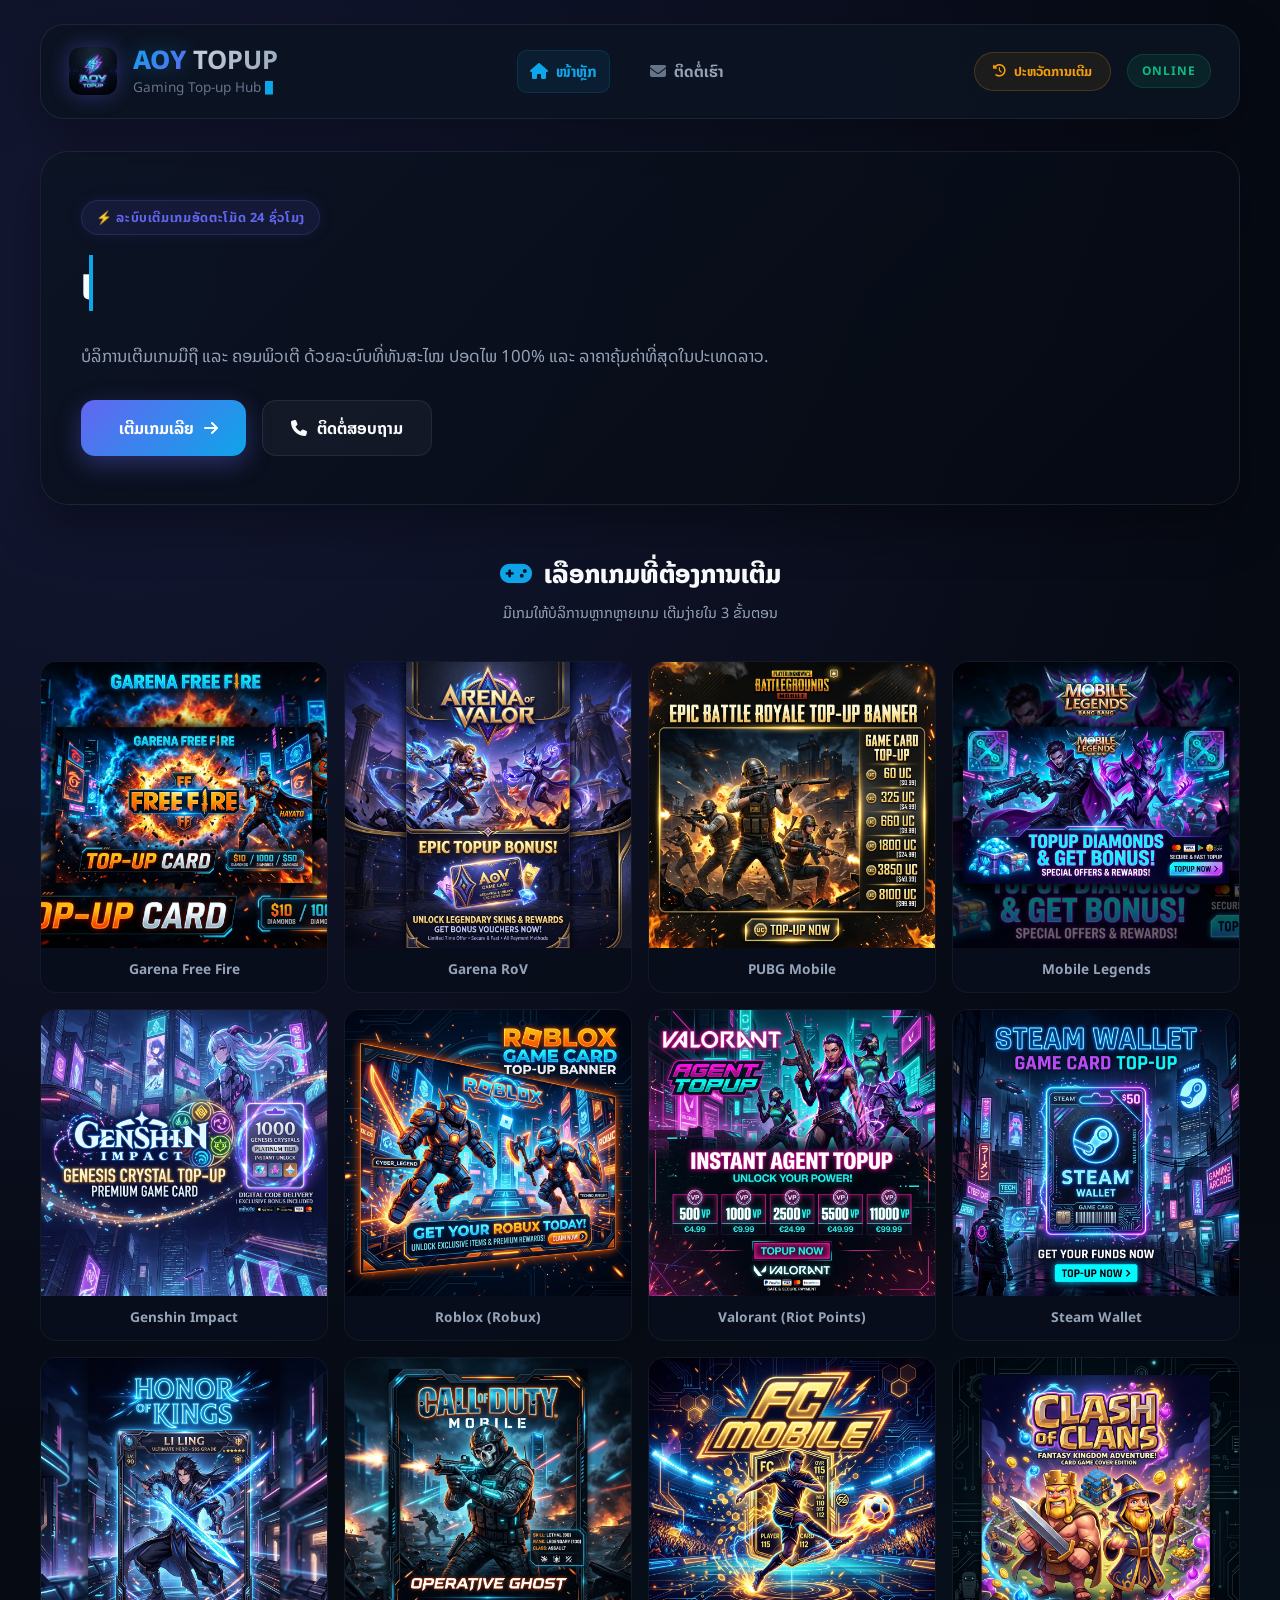
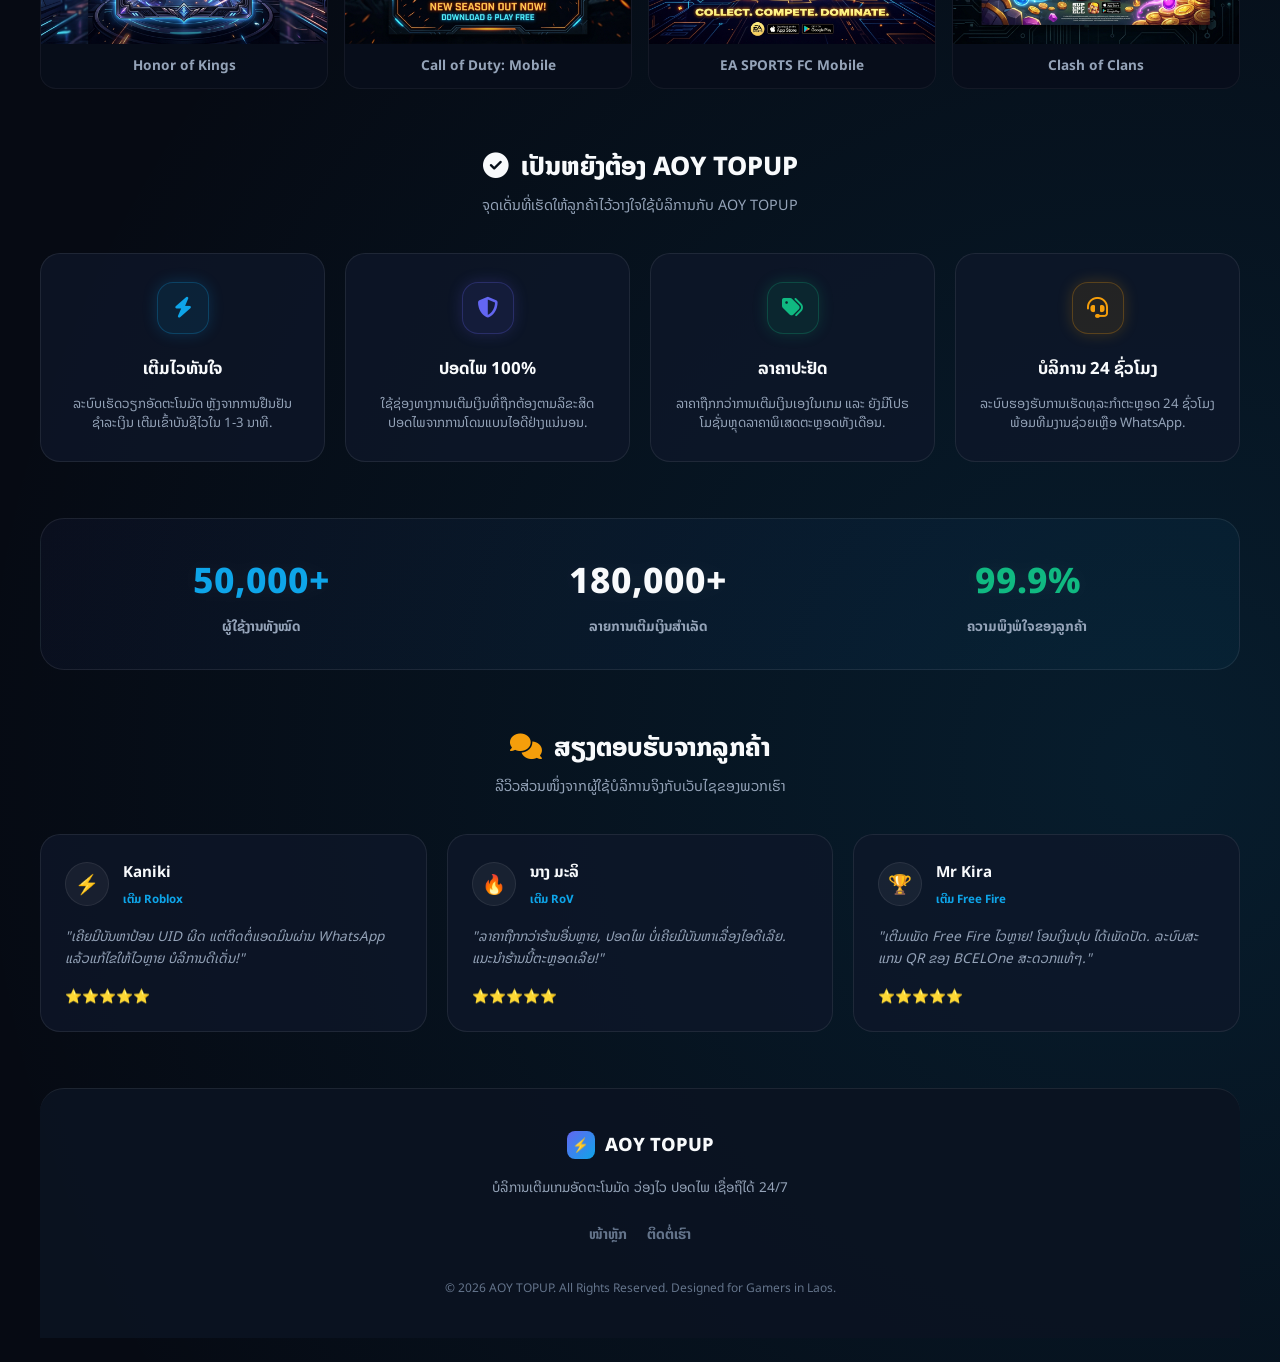
<file: index.html>
<!DOCTYPE html>
<html lang="lo">

<head>
  <meta charset="UTF-8">
  <meta name="viewport" content="width=device-width, initial-scale=1.0">
  <title>AOY TOPUP - ບໍລິການເຕີມເກມ 24 ຊົ່ວໂມງ | ໜ້າຫຼັກ</title>
  <link href="https://fonts.googleapis.com/css2?family=Noto+Sans+Lao:wght@400;700&display=swap" rel="stylesheet">
  <link rel="stylesheet" href="https://cdnjs.cloudflare.com/ajax/libs/font-awesome/6.4.0/css/all.min.css">
  <link rel="stylesheet" href="style.css">
</head>

<body class="home-page">
  <div class="app-shell">
    <header>
      <div class="brand" onclick="location.href='index.html'">
        <div class="brand-mark">
          <img src="images/aoy_topup_logo.png" alt="Aoy Topup Logo" style="width: 100%; height: 100%; object-fit: cover; border-radius: 12px;">
        </div>
        <div>
          <h1><span class="brand-glow-accent">AOY</span> <span class="brand-glow">TOPUP</span></h1>
          <p>Gaming Top-up Hub</p>
        </div>
      </div>

      <nav class="nav-links">
        <a href="index.html" class="nav-link active"><i class="fa-solid fa-house"></i> ໜ້າຫຼັກ</a>
        <a href="contact.html" class="nav-link"><i class="fa-solid fa-envelope"></i> ຕິດຕໍ່ເຮົາ</a>
      </nav>

      <div class="status-panel">
        <button class="key-history-btn" id="key-history-btn" onclick="location.href='topup.html?openHistory=true'">
          <i class="fa-solid fa-clock-rotate-left"></i>
          <span>ປະຫວັດການເຕີມ</span>
        </button>
        <div class="status-chip">
          <span>ONLINE</span>
        </div>
      </div>
    </header>

    <!-- Hero Section -->
    <section class="hero-section">
      <div class="hero-content">
        <div class="hero-badge">⚡ ລະບົບເຕີມເກມອັດຕະໂມັດ 24 ຊົ່ວໂມງ</div>
        <h1 class="hero-title typewriter-container">
          <span class="typewriter-text">ເຕີມເກມສະດວກ <span class="gradient-text">ວ່ອງໄວ ທັນໃຈ</span></span>
        </h1>
        <p class="hero-subtitle">
          ບໍລິການເຕີມເກມມືຖື ແລະ ຄອມພິວເຕີ ດ້ວຍລະບົບທີ່ທັນສະໄໝ ປອດໄພ 100% ແລະ ລາຄາຄຸ້ມຄ່າທີ່ສຸດໃນປະເທດລາວ.
        </p>
        <div class="hero-actions">
          <a href="topup.html" class="btn-primary-hero"><i class="fa-solid fa-play-solid"></i> ເຕີມເກມເລີຍ <i
              class="fa-solid fa-arrow-right"></i></a>
          <a href="contact.html" class="btn-secondary-hero"><i class="fa-solid fa-phone"></i> ຕິດຕໍ່ສອບຖາມ</a>
        </div>
      </div>

    </section>

    <!-- Games Grid Heading -->
    <section class="section-container">
      <div class="section-header">
        <h2 class="section-title"><i class="fa-solid fa-gamepad text-cyan"></i> ເລືອກເກມທີ່ຕ້ອງການເຕີມ</h2>
        <p class="section-subtitle">ມີເກມໃຫ້ບໍລິການຫຼາກຫຼາຍເກມ ເຕີມງ່າຍໃນ 3 ຂັ້ນຕອນ</p>
      </div>

      <!-- Games list container dynamically loaded -->
      <div class="game-grid" id="homepage-game-list">
        <!-- Rendered dynamically from script.js -->
      </div>
    </section>

    <!-- Why Choose Us -->
    <section class="section-container">
      <div class="section-header">
        <h2 class="section-title"><i class="fa-solid fa-circle-check text-indigo"></i> ເປັນຫຍັງຕ້ອງ AOY TOPUP</h2>
        <p class="section-subtitle">ຈຸດເດັ່ນທີ່ເຮັດໃຫ້ລູກຄ້າໄວ້ວາງໃຈໃຊ້ບໍລິການກັບ AOY TOPUP</p>
      </div>

      <div class="features-grid">
        <div class="feature-card">
          <div class="feature-icon cyan-glow"><i class="fa-solid fa-bolt"></i></div>
          <h3>ເຕີມໄວທັນໃຈ</h3>
          <p>ລະບົບເຮັດວຽກອັດຕະໂນມັດ ຫຼັງຈາກການຢືນຢັນຊຳລະເງິນ ເຕີມເຂົ້າບັນຊີໄວໃນ 1-3 ນາທີ.</p>
        </div>
        <div class="feature-card">
          <div class="feature-icon indigo-glow"><i class="fa-solid fa-shield-halved"></i></div>
          <h3>ປອດໄພ 100%</h3>
          <p>ໃຊ້ຊ່ອງທາງການເຕີມເງິນທີ່ຖືກຕ້ອງຕາມລິຂະສິດ ປອດໄພຈາກການໂດນແບນໄອດີຢ່າງແນ່ນອນ.</p>
        </div>
        <div class="feature-card">
          <div class="feature-icon green-glow"><i class="fa-solid fa-tags"></i></div>
          <h3>ລາຄາປະຢັດ</h3>
          <p>ລາຄາຖືກກວ່າການເຕີມເງິນເອງໃນເກມ ແລະ ຍັງມີໂປຣໂມຊັ່ນຫຼຸດລາຄາພິເສດຕະຫຼອດທັງເດືອນ.</p>
        </div>
        <div class="feature-card">
          <div class="feature-icon amber-glow"><i class="fa-solid fa-headset"></i></div>
          <h3>ບໍລິການ 24 ຊົ່ວໂມງ</h3>
          <p>ລະບົບຮອງຮັບການເຮັດທຸລະກຳຕະຫຼອດ 24 ຊົ່ວໂມງ ພ້ອມທີມງານຊ່ວຍເຫຼືອ WhatsApp.</p>
        </div>
      </div>
    </section>

    <!-- Stats Section -->
    <section class="stats-section">
      <div class="stat-item">
        <div class="stat-value text-cyan">50,000+</div>
        <div class="stat-label">ຜູ້ໃຊ້ງານທັງໝົດ</div>
      </div>
      <div class="stat-item">
        <div class="stat-value text-indigo">180,000+</div>
        <div class="stat-label">ລາຍການເຕີມເງິນສຳເລັດ</div>
      </div>
      <div class="stat-item">
        <div class="stat-value text-green">99.9%</div>
        <div class="stat-label">ຄວາມພຶງພໍໃຈຂອງລູກຄ້າ</div>
      </div>
    </section>

    <!-- Testimonials -->
    <section class="section-container">
      <div class="section-header">
        <h2 class="section-title"><i class="fa-solid fa-comments text-amber"></i> ສຽງຕອບຮັບຈາກລູກຄ້າ</h2>
        <p class="section-subtitle">ລີວິວສ່ວນໜຶ່ງຈາກຜູ້ໃຊ້ບໍລິການຈິງກັບເວັບໄຊຂອງພວກເຮົາ</p>
      </div>

      <div class="reviews-grid">
        <div class="review-card">
          <div class="review-user">
            <div class="user-avatar">🏆</div>
            <div>
              <h4>Mr Kira</h4>
              <span class="review-date">ເຕີມ Free Fire</span>
            </div>
          </div>
          <p class="review-text">
            "ເຕີມເພັດ Free Fire ໄວຫຼາຍ! ໂອນເງິນປຸບ ໄດ້ເພັດປັດ. ລະບົບສະແກນ QR ຂອງ BCELOne ສະດວກແທ້ໆ."
          </p>
          <div class="stars">⭐⭐⭐⭐⭐</div>
        </div>

        <div class="review-card">
          <div class="review-user">
            <div class="user-avatar">🔥</div>
            <div>
              <h4>ນາງ ມະລິ</h4>
              <span class="review-date">ເຕີມ RoV</span>
            </div>
          </div>
          <p class="review-text">
            "ລາຄາຖືກກວ່າຮ້ານອື່ນຫຼາຍ, ປອດໄພ ບໍ່ເຄີຍມີບັນຫາເລື່ອງໄອດີເລີຍ. ແນະນຳຮ້ານນີ້ຕະຫຼອດເລີຍ!"
          </p>
          <div class="stars">⭐⭐⭐⭐⭐</div>
        </div>

        <div class="review-card">
          <div class="review-user">
            <div class="user-avatar">⚡</div>
            <div>
              <h4>Kaniki</h4>
              <span class="review-date">ເຕີມ Roblox</span>
            </div>
          </div>
          <p class="review-text">
            "ເຄີຍມີບັນຫາປ້ອນ UID ຜິດ ແຕ່ຕິດຕໍ່ແອດມິນຜ່ານ WhatsApp ແລ້ວແກ້ໄຂໃຫ້ໄວຫຼາຍ ບໍລິການດີເດັ່ນ!"
          </p>
          <div class="stars">⭐⭐⭐⭐⭐</div>
        </div>
      </div>
    </section>

    <!-- Footer -->
    <footer>
      <div class="footer-content">
        <div class="footer-brand">
          <div class="brand-mark-small">⚡</div>
          <h3>AOY TOPUP</h3>
        </div>
        <p>ບໍລິການເຕີມເກມອັດຕະໂນມັດ ວ່ອງໄວ ປອດໄພ ເຊື່ອຖືໄດ້ 24/7</p>
        <div class="footer-links">
          <a href="index.html">ໜ້າຫຼັກ</a>
          <a href="contact.html">ຕິດຕໍ່ເຮົາ</a>
        </div>
        <p class="copyright">© 2026 AOY TOPUP. All Rights Reserved. Designed for Gamers in Laos.</p>
      </div>
    </footer>
  </div>

  <script src="script.js"></script>
</body>

</html>
</file>
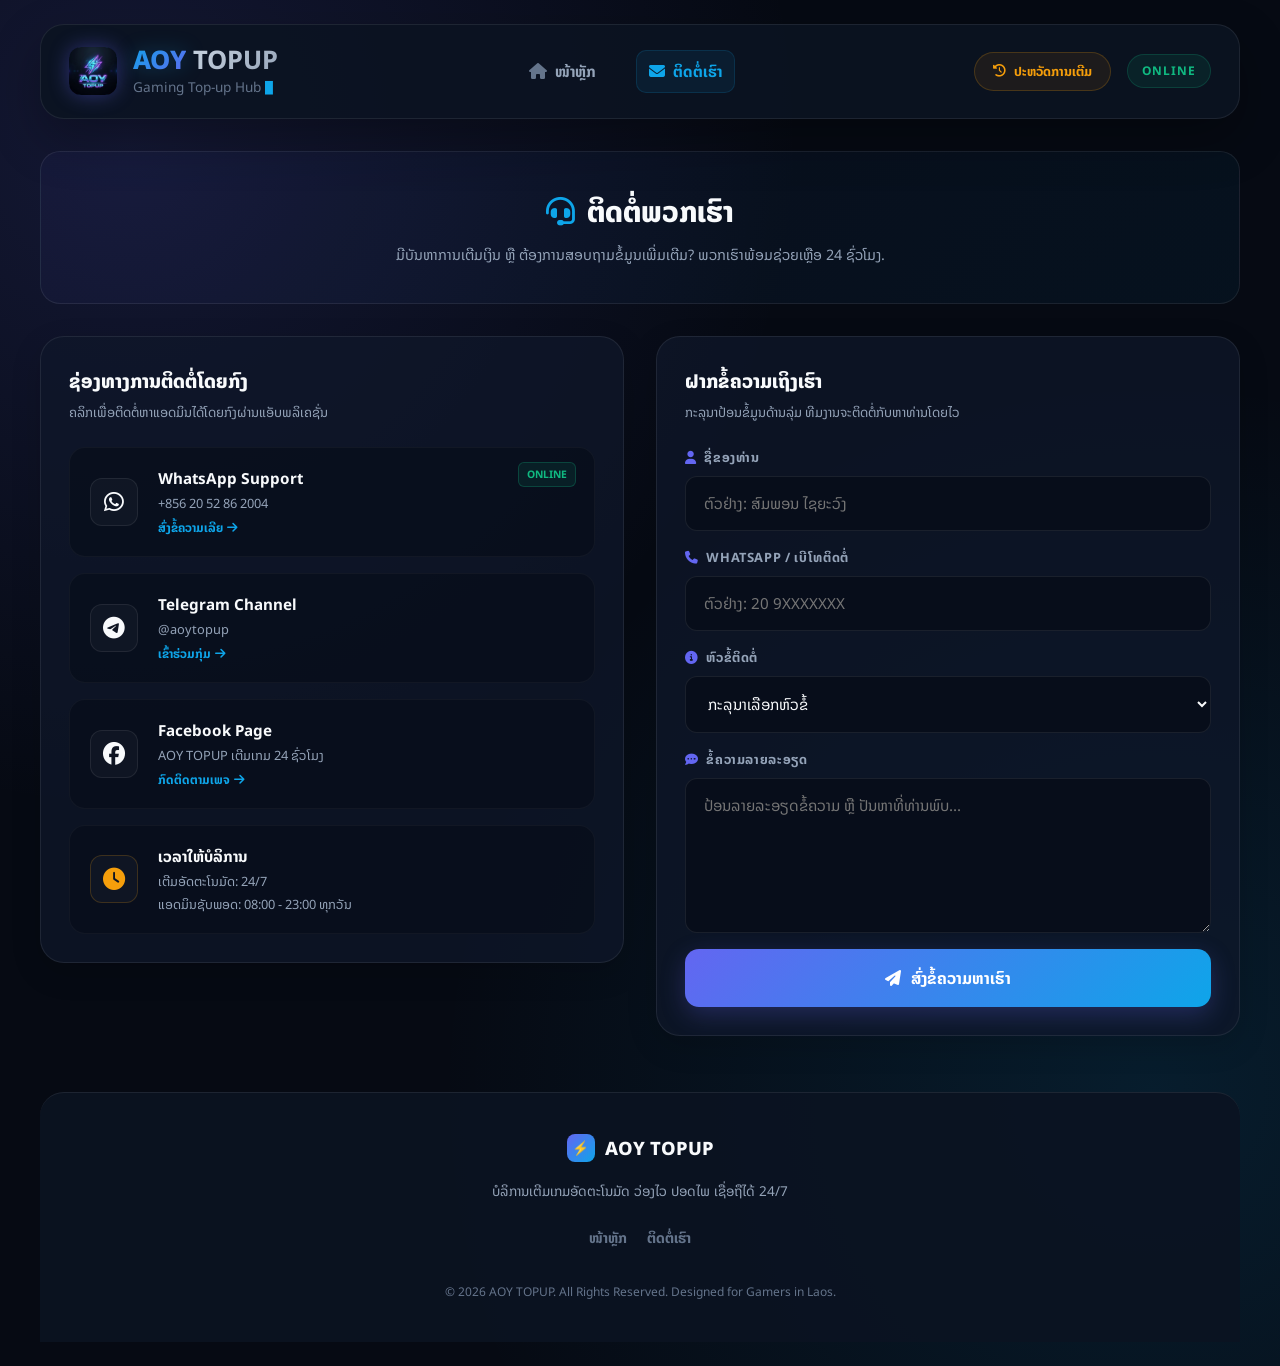
<file: contact.html>
<!DOCTYPE html>
<html lang="lo">
<head>
  <meta charset="UTF-8">
  <meta name="viewport" content="width=device-width, initial-scale=1.0">
  <title>AOY TOPUP - ຕິດຕໍ່ພວກເຮົາ | Contact Us</title>
  <link href="https://fonts.googleapis.com/css2?family=Noto+Sans+Lao:wght@400;700&display=swap" rel="stylesheet">
  <link rel="stylesheet" href="https://cdnjs.cloudflare.com/ajax/libs/font-awesome/6.4.0/css/all.min.css">
  <link rel="stylesheet" href="style.css">
</head>
<body class="contact-page-body">
  <div class="app-shell">
    <header>
      <div class="brand" onclick="location.href='index.html'">
        <div class="brand-mark">
          <img src="images/aoy_topup_logo.png" alt="Aoy Topup Logo" style="width: 100%; height: 100%; object-fit: cover; border-radius: 12px;">
        </div>
        <div>
          <h1><span class="brand-glow-accent">AOY</span> <span class="brand-glow">TOPUP</span></h1>
          <p>Gaming Top-up Hub</p>
        </div>
      </div>

      <nav class="nav-links">
        <a href="index.html" class="nav-link"><i class="fa-solid fa-house"></i> ໜ້າຫຼັກ</a>
        <a href="contact.html" class="nav-link active"><i class="fa-solid fa-envelope"></i> ຕິດຕໍ່ເຮົາ</a>
      </nav>

      <div class="status-panel">
        <button class="key-history-btn" id="key-history-btn" onclick="location.href='topup.html?openHistory=true'">
          <i class="fa-solid fa-clock-rotate-left"></i>
          <span>ປະຫວັດການເຕີມ</span>
        </button>
        <div class="status-chip">
          <span>ONLINE</span>
        </div>
      </div>
    </header>

    <!-- Page Title Header -->
    <div class="page-title-banner">
      <h1><i class="fa-solid fa-headset text-cyan"></i> ຕິດຕໍ່ພວກເຮົາ</h1>
      <p>ມີບັນຫາການເຕີມເງິນ ຫຼື ຕ້ອງການສອບຖາມຂໍ້ມູນເພີ່ມເຕີມ? ພວກເຮົາພ້ອມຊ່ວຍເຫຼືອ 24 ຊົ່ວໂມງ.</p>
    </div>

    <!-- Main Container -->
    <main class="contact-container">
      <!-- Left Side: Channels -->
      <section class="contact-channels">
        <h2 class="contact-sec-title">ຊ່ອງທາງການຕິດຕໍ່ໂດຍກົງ</h2>
        <p class="contact-sec-subtitle">ຄລິກເພື່ອຕິດຕໍ່ຫາແອດມິນໄດ້ໂດຍກົງຜ່ານແອັບພລິເຄຊັ່ນ</p>
        
        <div class="channels-grid">
          <a href="https://wa.me/8562052862004" target="_blank" class="channel-card whatsapp-channel">
            <div class="channel-icon-box"><i class="fa-brands fa-whatsapp"></i></div>
            <div class="channel-details">
              <h3>WhatsApp Support</h3>
              <p>+856 20 52 86 2004</p>
              <span class="channel-action">ສົ່ງຂໍ້ຄວາມເລີຍ <i class="fa-solid fa-arrow-right"></i></span>
            </div>
            <div class="channel-badge green">ONLINE</div>
          </a>

          <a href="https://t.me/aoytopup" target="_blank" class="channel-card telegram-channel">
            <div class="channel-icon-box"><i class="fa-brands fa-telegram"></i></div>
            <div class="channel-details">
              <h3>Telegram Channel</h3>
              <p>@aoytopup</p>
              <span class="channel-action">ເຂົ້າຮ່ວມກຸ່ມ <i class="fa-solid fa-arrow-right"></i></span>
            </div>
          </a>

          <a href="https://facebook.com/aoytopup" target="_blank" class="channel-card facebook-channel">
            <div class="channel-icon-box"><i class="fa-brands fa-facebook"></i></div>
            <div class="channel-details">
              <h3>Facebook Page</h3>
              <p>AOY TOPUP ເຕີມເກມ 24 ຊົ່ວໂມງ</p>
              <span class="channel-action">ກົດຕິດຕາມເພຈ <i class="fa-solid fa-arrow-right"></i></span>
            </div>
          </a>

          <div class="channel-card info-channel">
            <div class="channel-icon-box"><i class="fa-solid fa-clock"></i></div>
            <div class="channel-details">
              <h3>ເວລາໃຫ້ບໍລິການ</h3>
              <p>ເຕີມອັດຕະໂນມັດ: 24/7</p>
              <p>ແອດມິນຊັບພອດ: 08:00 - 23:00 ທຸກວັນ</p>
            </div>
          </div>
        </div>
      </section>

      <!-- Right Side: Contact Form -->
      <section class="contact-form-section">
        <h2 class="contact-sec-title">ຝາກຂໍ້ຄວາມເຖິງເຮົາ</h2>
        <p class="contact-sec-subtitle">ກະລຸນາປ້ອນຂໍ້ມູນດ້ານລຸ່ມ ທີມງານຈະຕິດຕໍ່ກັບຫາທ່ານໂດຍໄວ</p>

        <form id="contact-form" class="contact-form" onsubmit="submitContactForm(event)">
          <div class="form-group">
            <label for="contact-name"><i class="fa-solid fa-user"></i> ຊື່ຂອງທ່ານ</label>
            <input type="text" id="contact-name" placeholder="ຕົວຢ່າງ: ສົມພອນ ໄຊຍະວົງ" required>
          </div>

          <div class="form-group">
            <label for="contact-method"><i class="fa-solid fa-phone"></i> WhatsApp / ເບີໂທຕິດຕໍ່</label>
            <input type="text" id="contact-method" placeholder="ຕົວຢ່າງ: 20 9XXXXXXX" required>
          </div>

          <div class="form-group">
            <label for="contact-subject"><i class="fa-solid fa-circle-info"></i> ຫົວຂໍ້ຕິດຕໍ່</label>
            <select id="contact-subject" required>
              <option value="" disabled selected>ກະລຸນາເລືອກຫົວຂໍ້</option>
              <option value="topup_problem">ພົບປັນຫາການເຕີມເກມ</option>
              <option value="payment_problem">ປັນຫາການໂອນເງິນ / ແຈ້ງຊຳລະ</option>
              <option value="partnership">ຮ່ວມທຸລະກິດ / ພັນທະມິດ</option>
              <option value="other">ອື່ນໆ</option>
            </select>
          </div>

          <div class="form-group">
            <label for="contact-message"><i class="fa-solid fa-comment-dots"></i> ຂໍ້ຄວາມລາຍລະອຽດ</label>
            <textarea id="contact-message" rows="5" placeholder="ປ້ອນລາຍລະອຽດຂໍ້ຄວາມ ຫຼື ປັນຫາທີ່ທ່ານພົບ..." required></textarea>
          </div>

          <button type="submit" class="btn-confirm" id="btn-submit-contact">
            <i class="fa-solid fa-paper-plane"></i> ສົ່ງຂໍ້ຄວາມຫາເຮົາ
          </button>
        </form>

        <!-- Form Success State -->
        <div id="contact-success-box" class="contact-success-box" style="display: none;">
          <div class="success-icon-container">
            <i class="fa-solid fa-circle-check"></i>
          </div>
          <h2>ສົ່ງຂໍ້ຄວາມສຳເລັດ!</h2>
          <p>ລະບົບໄດ້ຮັບຂໍ້ຄວາມຂອງທ່ານແລ້ວ. ທີມງານ AOY TOPUP ຈະຕິດຕໍ່ກັບຫາທ່ານຜ່ານເບີຕິດຕໍ່ ຫຼື WhatsApp ໂດຍໄວທີ່ສຸດ.</p>
          <button class="btn-confirm mt-3" onclick="resetContactForm()">
            <i class="fa-solid fa-arrows-rotate"></i> ສົ່ງຂໍ້ຄວາມໃໝ່
          </button>
        </div>
      </section>
    </main>

    <!-- Footer -->
    <footer>
      <div class="footer-content">
        <div class="footer-brand">
          <div class="brand-mark-small">⚡</div>
          <h3>AOY TOPUP</h3>
        </div>
        <p>ບໍລິການເຕີມເກມອັດຕະໂນມັດ ວ່ອງໄວ ປອດໄພ ເຊື່ອຖືໄດ້ 24/7</p>
        <div class="footer-links">
          <a href="index.html">ໜ້າຫຼັກ</a>
          <a href="contact.html">ຕິດຕໍ່ເຮົາ</a>
        </div>
        <p class="copyright">© 2026 AOY TOPUP. All Rights Reserved. Designed for Gamers in Laos.</p>
      </div>
    </footer>
  </div>

  <script>
    function submitContactForm(event) {
      event.preventDefault();
      
      const name = document.getElementById("contact-name").value.trim();
      const method = document.getElementById("contact-method").value.trim();
      const subject = document.getElementById("contact-subject").value;
      const message = document.getElementById("contact-message").value.trim();

      if (!name || !method || !subject || !message) {
        alert("ກະລຸນາປ້ອນຂໍ້ມູນໃຫ້ຄົບຖ້ວນ!");
        return;
      }

      // Hide form, show success message
      document.getElementById("contact-form").style.display = "none";
      document.getElementById("contact-success-box").style.display = "flex";
    }

    function resetContactForm() {
      // Clear inputs
      document.getElementById("contact-name").value = "";
      document.getElementById("contact-method").value = "";
      document.getElementById("contact-subject").value = "";
      document.getElementById("contact-message").value = "";

      // Show form, hide success message
      document.getElementById("contact-form").style.display = "flex";
      document.getElementById("contact-success-box").style.display = "none";
    }
  </script>
</body>
</html>
</file>
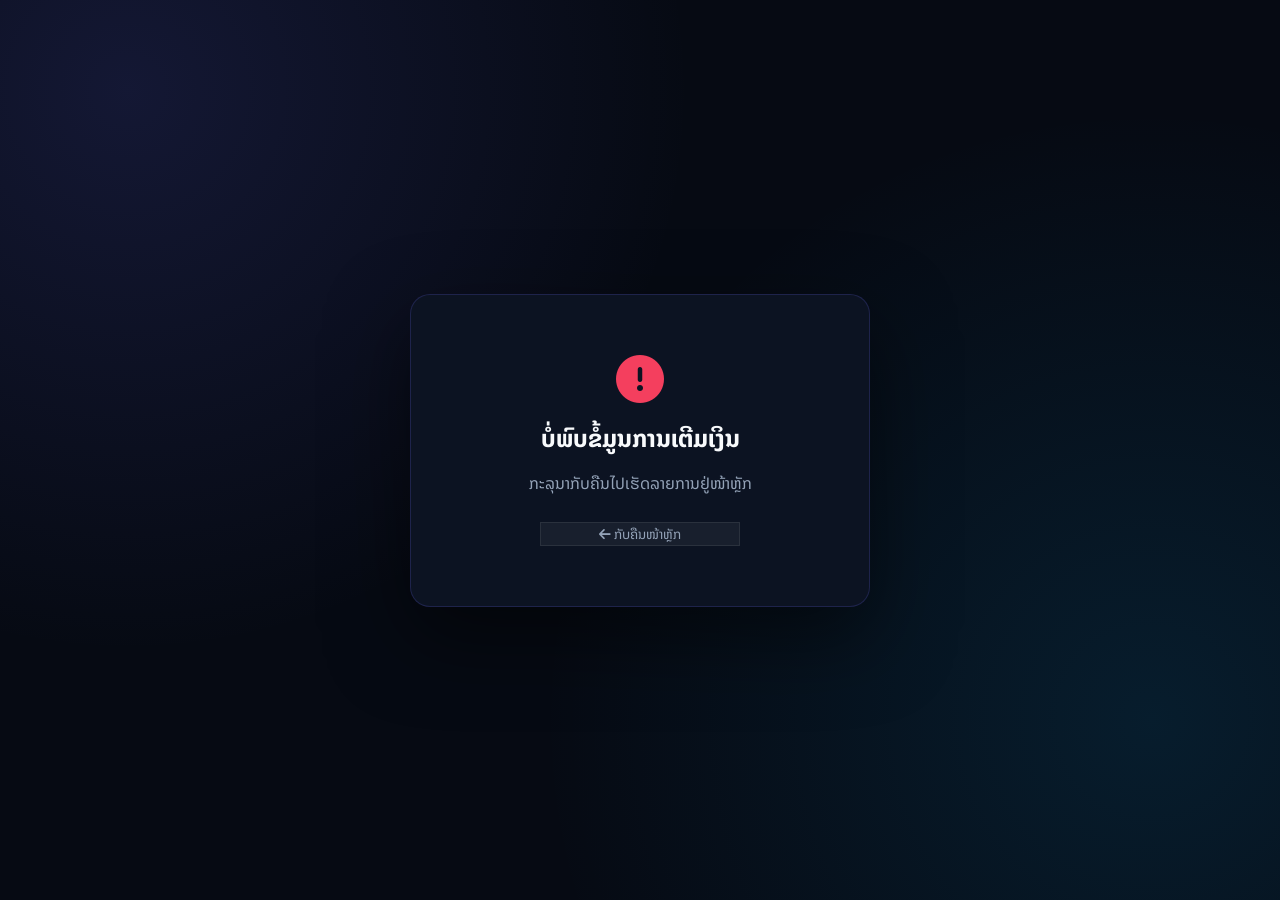
<file: receipt.html>
<!DOCTYPE html>
<html lang="lo">
<head>
  <meta charset="UTF-8">
  <meta name="viewport" content="width=device-width, initial-scale=1.0">
  <title>ໃບບິນຮັບເງິນ - AOY TOPUP</title>
  <link href="https://fonts.googleapis.com/css2?family=Noto+Sans+Lao:wght@400;700&display=swap" rel="stylesheet">
  <link rel="stylesheet" href="https://cdnjs.cloudflare.com/ajax/libs/font-awesome/6.4.0/css/all.min.css">
  <link rel="stylesheet" href="style.css">
</head>
<body class="receipt-page">
  <div class="receipt-container">
    <header class="receipt-header">
      <div class="receipt-icon-container" id="status-icon-container">
        <i class="fa-solid fa-spinner fa-spin receipt-icon" id="status-icon"></i>
      </div>
      <div class="receipt-title-block">
        <h2>ໃບບິນແຈ້ງຊຳລະເງິນ</h2>
        <div class="receipt-status-chip" id="status-chip">WAITING FOR PAYMENT</div>
      </div>
    </header>

    <!-- Info Grid -->
    <div id="display-info" class="receipt-info-grid">
      <!-- Populated via JS -->
    </div>
    
    <!-- Details List -->
    <div class="receipt-details-card">
      <div class="receipt-row">
        <span class="row-label">ລາຍການເຕີມເກມ:</span>
        <span class="row-value" id="disp-game-name">-</span>
      </div>
      <div class="receipt-row">
        <span class="row-label">ລາຍລະອຽດແພັກເກດ:</span>
        <span class="row-value cyan" id="disp-package-name">-</span>
      </div>
      <div class="receipt-row" id="receipt-original-price-row" style="display: none;">
        <span class="row-label">ລາຄາປົກກະຕິ:</span>
        <span class="row-value" id="disp-original-price">0 ກີບ</span>
      </div>
      <div class="receipt-row" id="receipt-discount-row" style="display: none;">
        <span class="row-label">ສ່ວນຫຼຸດ (10%):</span>
        <span class="row-value" id="disp-discount" style="color: #f43f5e; font-weight: 700;">0 ກີບ</span>
      </div>
      <div class="receipt-row">
        <span class="row-label">ຊ່ອງທາງການຈ່າຍ:</span>
        <span class="row-value" id="disp-payment-method">-</span>
      </div>
      <div class="receipt-row">
        <span class="row-label">ລາຄາທັງໝົດ:</span>
        <span class="row-value cyan" id="disp-total-price">0 ກີບ</span>
      </div>
    </div>

    <!-- Interactive QR Payment Section -->
    <div class="qr-payment-section" id="qr-section">
      <div class="qr-title" id="qr-section-title">
        <i class="fa-solid fa-qrcode"></i> ສະແກນ QR ເພື່ອຊຳລະເງິນ
      </div>
      <p class="qr-desc" id="qr-section-desc">
        ເປີດແອັບທະນາຄານຂອງທ່ານແລ້ວສະແກນ QR code ດ້ານລຸ່ມນີ້ເພື່ອໂອນເງິນເຂົ້າບັນຊີຮ້ານ
      </p>
      
      <div class="qr-wrapper">
        <div class="bcel-qr-mock"></div>
        <div class="bcel-qr-badge" id="qr-badge">BCEL One</div>
      </div>

      <div class="total-to-pay-qr" id="qr-total-text">0 ກີບ</div>
      
      <button class="simulate-payment-btn" id="btn-simulate" onclick="simulatePayment()">
        <i class="fa-solid fa-circle-check"></i> ຂ້ອຍໂອນເງິນແລ້ວ (ຈຳລອງການຈ່າຍ)
      </button>

      <!-- Review Area placeholder -->
      <div id="review-area" style="width: 100%;"></div>
    </div>

    <!-- Decorative Barcode -->
    <div class="receipt-barcode">
      <div class="barcode-lines"></div>
      <span class="barcode-text" id="barcode-id">TXN-000000</span>
    </div>

    <!-- Actions -->
    <div class="receipt-actions">
      <button class="btn btn-print" onclick="window.print()">
        <i class="fa-solid fa-print"></i> ພິມໃບບິນ
      </button>
      <button class="btn btn-save" onclick="saveAsPDF()">
        <i class="fa-solid fa-file-pdf"></i> ບັນທຶກ PDF
      </button>
      <button class="btn btn-back btn-wide" onclick="location.href='index.html'">
        <i class="fa-solid fa-arrow-left"></i> ກັບຄືນໜ້າຫຼັກ
      </button>
    </div>
  </div>

  <!-- Modal for Writing a Review -->
  <div id="review-modal" class="modal">
    <div class="modal-content" style="max-width: 450px;">
      <div class="modal-header">
        <h2><i class="fa-solid fa-pen-to-square"></i> ຂຽນຣີວິວການບໍລິການ</h2>
        <span class="close-btn" onclick="closeReviewModal()">&times;</span>
      </div>
      <div class="modal-body" style="gap: 16px;">
        <div style="display: flex; flex-direction: column; align-items: center; gap: 8px;">
          <span style="color: var(--text-secondary); font-size: 0.9rem;">ຄະແນນຄວາມພຶງພໍໃຈ:</span>
          <div class="star-rating" style="display: flex; gap: 8px; font-size: 2rem; cursor: pointer;">
            <i class="fa-solid fa-star star-btn" data-value="1" style="color: #334155; transition: color 0.2s;"></i>
            <i class="fa-solid fa-star star-btn" data-value="2" style="color: #334155; transition: color 0.2s;"></i>
            <i class="fa-solid fa-star star-btn" data-value="3" style="color: #334155; transition: color 0.2s;"></i>
            <i class="fa-solid fa-star star-btn" data-value="4" style="color: #334155; transition: color 0.2s;"></i>
            <i class="fa-solid fa-star star-btn" data-value="5" style="color: #334155; transition: color 0.2s;"></i>
          </div>
        </div>
        
        <div style="display: flex; flex-direction: column; gap: 6px;">
          <label style="font-size: 0.8rem; color: var(--text-secondary); font-weight: 700;">ຊື່ຜູ້ຣີວິວ:</label>
          <input type="text" id="review-username" placeholder="ໃສ່ຊື່ຂອງທ່ານ..." class="review-input">
        </div>

        <div style="display: flex; flex-direction: column; gap: 6px;">
          <label style="font-size: 0.8rem; color: var(--text-secondary); font-weight: 700;">ເກມທີ່ເຕີມ:</label>
          <input type="text" id="review-gamename" readonly class="review-input" style="opacity: 0.6; cursor: not-allowed;">
        </div>

        <div style="display: flex; flex-direction: column; gap: 6px;">
          <label style="font-size: 0.8rem; color: var(--text-secondary); font-weight: 700;">ຂໍ້ຄວາມຣີວິວ:</label>
          <textarea id="review-comment" rows="3" placeholder="ແບ່ງປັນຄວາມປະທັບໃຈຂອງທ່ານ..." class="review-textarea"></textarea>
        </div>

        <button onclick="submitReview()" style="background: linear-gradient(135deg, var(--accent-indigo), var(--accent-cyan)); color: white; border: none; padding: 12px; border-radius: 10px; font-weight: 700; font-size: 0.9rem; cursor: pointer; display: flex; align-items: center; justify-content: center; gap: 8px; margin-top: 8px; transition: transform 0.2s, box-shadow 0.2s; box-shadow: 0 4px 15px rgba(14, 165, 233, 0.3);">
          <i class="fa-solid fa-paper-plane"></i> ສົ່ງຣີວິວ
        </button>
      </div>
    </div>
  </div>

  <!-- Modal for Viewing All Reviews -->
  <div id="all-reviews-modal" class="modal">
    <div class="modal-content" style="max-width: 500px; max-height: 85vh;">
      <div class="modal-header">
        <h2><i class="fa-solid fa-comments"></i> ຣີວິວທັງໝົດຈາກລູກຄ້າ</h2>
        <span class="close-btn" onclick="closeAllReviewsModal()">&times;</span>
      </div>
      <div class="modal-body" id="all-reviews-list" style="gap: 12px; max-height: calc(85vh - 75px); overflow-y: auto;">
        <!-- Rendered dynamically -->
      </div>
    </div>
  </div>

  <script>
    const orderData = JSON.parse(localStorage.getItem('myOrder'));

    if (orderData) {
      // Set values
      document.getElementById('disp-game-name').innerText = orderData.gameName;
      document.getElementById('disp-package-name').innerText = orderData.packageName;
      document.getElementById('disp-total-price').innerText = orderData.price.toLocaleString() + " ກີບ";
      document.getElementById('qr-total-text').innerText = orderData.price.toLocaleString() + " ກີບ";
      document.getElementById('barcode-id').innerText = orderData.orderId;

      if (orderData.discount && orderData.discount > 0) {
        document.getElementById('receipt-original-price-row').style.display = 'flex';
        document.getElementById('receipt-discount-row').style.display = 'flex';
        document.getElementById('disp-original-price').innerText = orderData.originalPrice.toLocaleString() + " ກີບ";
        document.getElementById('disp-discount').innerText = "-" + orderData.discount.toLocaleString() + " ກີບ";
      } else {
        document.getElementById('receipt-original-price-row').style.display = 'none';
        document.getElementById('receipt-discount-row').style.display = 'none';
      }

      let payName = "BCELOne QR Pay";
      let badgeText = "BCEL One";
      let logoBg = "#0056b3";

      if (orderData.paymentMethod === "umoney") {
        payName = "U-Money (Unitel)";
        badgeText = "u-money";
        logoBg = "#f7941d";
      } else if (orderData.paymentMethod === "ldb") {
        payName = "LDB Trust";
        badgeText = "LDB Trust";
        logoBg = "#116834";
      }

      document.getElementById('disp-payment-method').innerText = payName;
      
      const badge = document.getElementById('qr-badge');
      badge.innerText = badgeText;
      badge.style.backgroundColor = logoBg;

      document.getElementById('display-info').innerHTML = `
        <div class="info-card">
          <i class="fa-solid fa-calendar-alt"></i>
          <div>
            <span class="info-label">ວັນທີ/ເວລາ</span>
            <span class="info-value">${orderData.date}</span>
          </div>
        </div>
        <div class="info-card">
          <i class="fa-solid fa-gamepad"></i>
          <div>
            <span class="info-label">ID ຜູ້ຫຼິ້ນ (UID)</span>
            <span class="info-value" style="color: #0ea5e9;">${orderData.playerId}</span>
          </div>
        </div>
        ${orderData.server ? `
        <div class="info-card">
          <i class="fa-solid fa-server"></i>
          <div>
            <span class="info-label">ເຊີບເວີ</span>
            <span class="info-value">${orderData.server}</span>
          </div>
        </div>
        ` : ''}
        <div class="info-card">
          <i class="fa-solid fa-phone"></i>
          <div>
            <span class="info-label">ເບີໂທຕິດຕໍ່</span>
            <span class="info-value">${orderData.phone}</span>
          </div>
        </div>
      `;

      // Check if order is already paid/completed and display success view
      if (orderData.status === 'SUCCESS') {
        showSuccessUI();
      }
    } else {
      document.querySelector('.receipt-container').innerHTML = `
        <div style="text-align: center; padding: 40px 20px;">
          <i class="fa-solid fa-circle-exclamation" style="font-size: 3rem; color: #f43f5e; margin-bottom: 16px;"></i>
          <h2>ບໍ່ພົບຂໍ້ມູນການເຕີມເງິນ</h2>
          <p style="color: #94a3b8; margin: 12px 0 24px;">ກະລຸນາກັບຄືນໄປເຮັດລາຍການຢູ່ໜ້າຫຼັກ</p>
          <button class="btn btn-back" onclick="location.href='index.html'" style="margin: 0 auto; width: 200px;">
            <i class="fa-solid fa-arrow-left"></i> ກັບຄືນໜ້າຫຼັກ
          </button>
        </div>
      `;
    }

    function showSuccessUI() {
      // 1. Change layout to COMPLETED
      const statusIconContainer = document.getElementById('status-icon-container');
      if (statusIconContainer) statusIconContainer.classList.add('completed');
      
      const statusIcon = document.getElementById('status-icon');
      if (statusIcon) statusIcon.className = "fa-solid fa-circle-check receipt-icon"; // remove fa-spin and change icon

      const statusChip = document.getElementById('status-chip');
      if (statusChip) {
        statusChip.innerText = "SUCCESS";
        statusChip.classList.add('completed');
      }

      // 2. Change QR section to Success status
      const qrSection = document.getElementById('qr-section');
      if (qrSection) qrSection.classList.add('completed');
      
      const title = document.getElementById('qr-section-title');
      if (title) title.innerHTML = `<i class="fa-solid fa-circle-check" style="color: #10b981;"></i> ຊຳລະເງິນສຳເລັດແລ້ວ`;
      
      const desc = document.getElementById('qr-section-desc');
      if (desc) desc.innerHTML = `ລະບົບໄດ້ຮັບເງິນຂອງທ່ານແລ້ວ! ແລະ ກຳລັງດຳເນີນການເຕີມ <strong>${orderData.packageName}</strong> ເຂົ້າບັນຊີ ID <strong>${orderData.playerId}</strong>.`;
      
      // Hide QR code wrapper & price & simulate button
      const qrWrapper = document.querySelector('.qr-wrapper');
      if (qrWrapper) qrWrapper.style.display = "none";
      
      const totalText = document.getElementById('qr-total-text');
      if (totalText) totalText.style.display = "none";
      
      const btnSimulate = document.getElementById('btn-simulate');
      if (btnSimulate) btnSimulate.style.display = "none";

      // 3. Show review buttons
      showReviewButtons();
    }

    function simulatePayment() {
      // 1. Update localStorage history status
      if (orderData) {
        let history = JSON.parse(localStorage.getItem('purchasedKeysHistory') || '[]');
        const idx = history.findIndex(h => h.orderId === orderData.orderId);
        if (idx !== -1) {
          history[idx].status = 'SUCCESS';
          localStorage.setItem('purchasedKeysHistory', JSON.stringify(history));
        }
        
        // Also update order status
        orderData.status = 'SUCCESS';
        localStorage.setItem('myOrder', JSON.stringify(orderData));
      }
      showSuccessUI();
    }

    function saveAsPDF() {
      window.print();
    }

    // --- Reviews Logic ---
    let selectedRating = 5;

    function showReviewButtons() {
      const reviewArea = document.getElementById('review-area');
      if (reviewArea) {
        reviewArea.innerHTML = `
          <div class="review-actions-container" style="display: flex; gap: 10px; width: 100%; margin-top: 15px;">
            <button class="btn btn-review" onclick="openReviewModal()" style="flex: 1; padding: 10px; border-radius: 10px; font-weight: 700; font-size: 0.8rem; cursor: pointer; display: flex; align-items: center; justify-content: center; gap: 6px; transition: transform 0.2s, box-shadow 0.2s;">
              <i class="fa-solid fa-star" style="color: #fbbf24;"></i> ຂຽນຣີວິວ
            </button>
            <button class="btn btn-view-reviews" onclick="openAllReviewsModal()" style="flex: 1; padding: 10px; border-radius: 10px; font-weight: 700; font-size: 0.8rem; cursor: pointer; display: flex; align-items: center; justify-content: center; gap: 6px; transition: transform 0.2s, background-color 0.2s;">
              <i class="fa-solid fa-comments" style="color: var(--accent-cyan);"></i> ເບິ່ງຣີວິວທັງໝົດ
            </button>
          </div>
        `;
      }
    }

    function openReviewModal() {
      const modal = document.getElementById('review-modal');
      if (modal) {
        const gameInput = document.getElementById('review-gamename');
        if (gameInput && orderData) {
          gameInput.value = orderData.gameName;
        }
        document.getElementById('review-username').value = '';
        document.getElementById('review-comment').value = '';
        selectedRating = 5;
        setupStarRating();
        modal.classList.add('show');
      }
    }

    function closeReviewModal() {
      const modal = document.getElementById('review-modal');
      if (modal) {
        modal.classList.remove('show');
      }
    }

    function openAllReviewsModal() {
      renderAllReviews();
      const modal = document.getElementById('all-reviews-modal');
      if (modal) {
        modal.classList.add('show');
      }
    }

    function closeAllReviewsModal() {
      const modal = document.getElementById('all-reviews-modal');
      if (modal) {
        modal.classList.remove('show');
      }
    }

    function setupStarRating() {
      const stars = document.querySelectorAll('.star-btn');
      stars.forEach(star => {
        star.onclick = () => {
          selectedRating = parseInt(star.getAttribute('data-value'));
          updateStarsUI();
        };
      });
      updateStarsUI();
    }

    function updateStarsUI() {
      const stars = document.querySelectorAll('.star-btn');
      stars.forEach(star => {
        const val = parseInt(star.getAttribute('data-value'));
        if (val <= selectedRating) {
          star.style.color = '#fbbf24';
        } else {
          star.style.color = '#334155';
        }
      });
    }

    const defaultReviews = [
      {
        id: "rev-1",
        name: "Mr Kira",
        avatar: "🏆",
        game: "ເຕີມ Free Fire",
        comment: "ເຕີມເພັດ Free Fire ໄວຫຼາຍ! ໂອນເງິນປຸບ ໄດ້ເພັດປັດ. ລະບົບສະແກນ QR ຂອງ BCELOne ສະດວກແທ້ໆ.",
        rating: 5,
        date: "12/06/2026"
      },
      {
        id: "rev-2",
        name: "ນາງ ມະລິ",
        avatar: "🔥",
        game: "ເຕີມ RoV",
        comment: "ລາຄາຖືກກວ່າຮ້ານອື່ນຫຼາຍ, ປອດໄພ ບໍ່ເຄີຍມີບັນຫາເລື່ອງໄອດີເລີຍ. ແນະນຳຮ້ານນີ້ຕະຫຼອດເລີຍ!",
        rating: 5,
        date: "11/06/2026"
      },
      {
        id: "rev-3",
        name: "Kaniki",
        avatar: "⚡",
        game: "ເຕີມ Roblox",
        comment: "ເຄີຍມີບັນຫາປ້ອນ UID ຜິດ ແຕ່ຕິດຕໍ່ແອດມິນຜ່ານ WhatsApp ແລ້ວແກ້ໄຂໃຫ້ໄວຫຼາຍ ບໍລິການດີເດັ່ນ!",
        rating: 5,
        date: "10/06/2026"
      }
    ];

    function getReviews() {
      const stored = localStorage.getItem('aoy_topup_reviews');
      if (!stored) {
        localStorage.setItem('aoy_topup_reviews', JSON.stringify(defaultReviews));
        return defaultReviews;
      }
      return JSON.parse(stored);
    }

    function renderAllReviews() {
      const container = document.getElementById('all-reviews-list');
      if (!container) return;
      
      const reviews = getReviews();
      const sortedReviews = [...reviews].reverse();
      
      let html = '';
      sortedReviews.forEach(rev => {
        let starsHtml = '';
        for (let i = 0; i < 5; i++) {
          starsHtml += i < rev.rating ? '<i class="fa-solid fa-star" style="color: #fbbf24; font-size: 0.75rem;"></i>' : '<i class="fa-regular fa-star" style="color: #475569; font-size: 0.75rem;"></i>';
        }
        
        html += `
          <div class="review-card" style="padding: 16px; background: rgba(8, 14, 27, 0.6); border: 1px solid var(--border-color); border-radius: 14px; display: flex; flex-direction: column; gap: 10px;">
            <div class="review-user" style="display: flex; align-items: center; gap: 10px;">
              <div class="user-avatar" style="width: 36px; height: 36px; border-radius: 50%; background: rgba(255, 255, 255, 0.05); border: 1px solid var(--border-color); display: grid; place-items: center; font-size: 1rem;">
                ${rev.avatar || '👤'}
              </div>
              <div style="flex: 1;">
                <h4 style="font-size: 0.85rem; color: var(--text-primary); margin: 0;">${rev.name}</h4>
                <div style="display: flex; align-items: center; justify-content: space-between;">
                  <span class="review-date" style="font-size: 0.68rem; color: var(--accent-cyan); font-weight: 700;">${rev.game}</span>
                  <span style="font-size: 0.65rem; color: var(--text-muted);">${rev.date}</span>
                </div>
              </div>
            </div>
            <p class="review-text" style="font-size: 0.8rem; color: var(--text-secondary); line-height: 1.4; font-style: italic; margin: 0; flex: none;">
              "${rev.comment}"
            </p>
            <div class="stars" style="display: flex; gap: 2px;">${starsHtml}</div>
          </div>
        `;
      });
      container.innerHTML = html;
    }

    function submitReview() {
      const nameInput = document.getElementById('review-username');
      const commentInput = document.getElementById('review-comment');
      const gameInput = document.getElementById('review-gamename');
      
      const name = nameInput.value.trim() || "ລູກຄ້າ Aoy Topup";
      const comment = commentInput.value.trim();
      const game = gameInput.value || "ເຕີມເກມ";
      
      if (!comment) {
        alert("ກະລຸນາປ້ອນຂໍ້ຄວາມຣີວິວ!");
        return;
      }
      
      const avatarOptions = ["🏆", "🔥", "⚡", "👑", "⭐", "👾", "🎮", "🚀", "💎", "🎯"];
      const randomAvatar = avatarOptions[Math.floor(Math.random() * avatarOptions.length)];
      
      const today = new Date();
      const dateStr = today.toLocaleDateString('lo-LA', {
        day: '2-digit',
        month: '2-digit',
        year: 'numeric'
      });
      
      const newReview = {
        id: "rev-" + Date.now(),
        name: name,
        avatar: randomAvatar,
        game: "ເຕີມ " + game,
        comment: comment,
        rating: selectedRating,
        date: dateStr
      };
      
      const reviews = getReviews();
      reviews.push(newReview);
      localStorage.setItem('aoy_topup_reviews', JSON.stringify(reviews));
      
      alert("ຂອບໃຈສຳລັບການຣີວິວ!");
      closeReviewModal();
      openAllReviewsModal();
    }

    window.addEventListener('click', (e) => {
      const reviewModal = document.getElementById('review-modal');
      const allReviewsModal = document.getElementById('all-reviews-modal');
      if (e.target === reviewModal) {
        closeReviewModal();
      }
      if (e.target === allReviewsModal) {
        closeAllReviewsModal();
      }
    });
  </script>
</body>
</html>
</file>
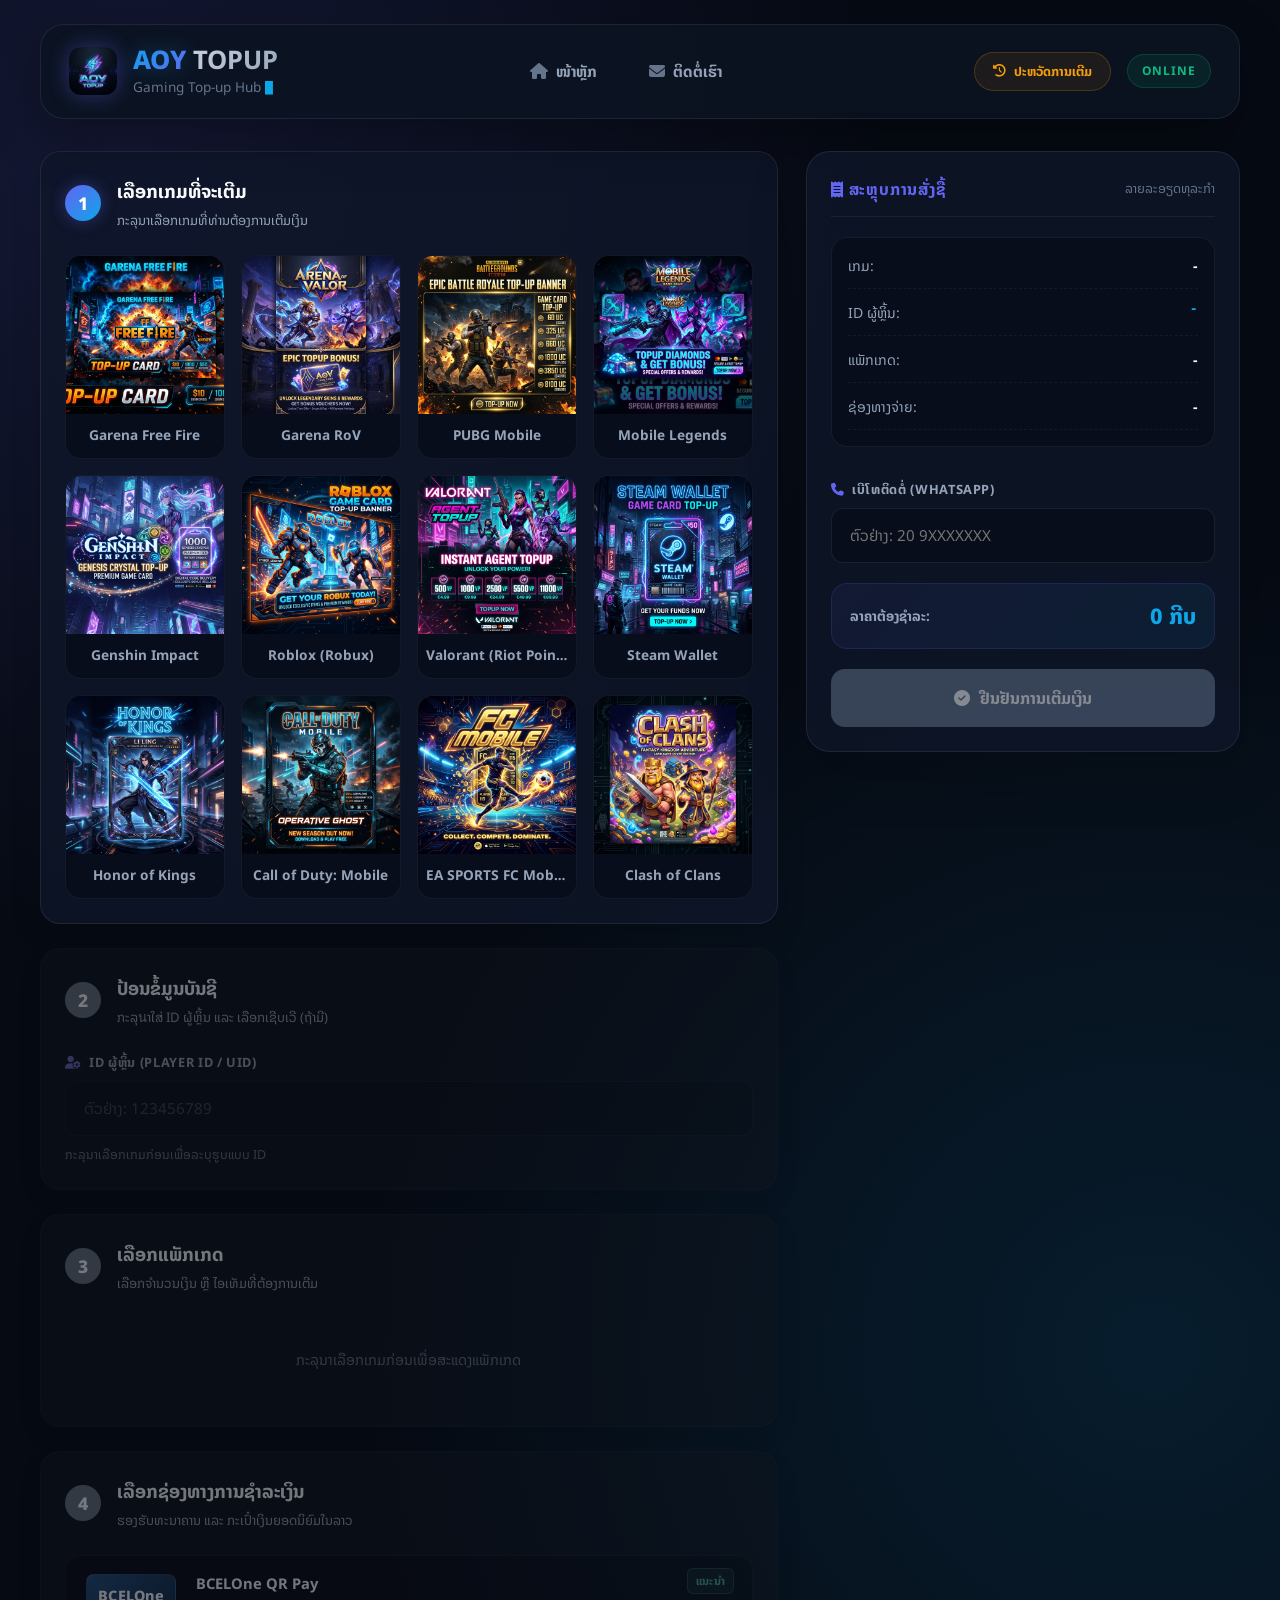
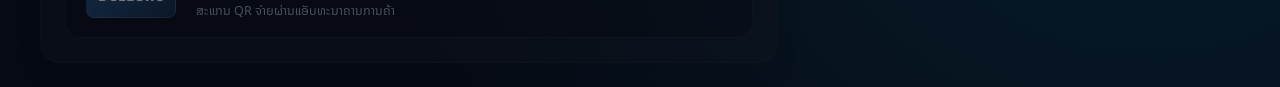
<file: topup.html>
<!DOCTYPE html>
<html lang="lo">
<head>
  <meta charset="UTF-8">
  <meta name="viewport" content="width=device-width, initial-scale=1.0">
  <title>AOY TOPUP - ບໍລິການເຕີມເກມ 24 ຊົ່ວໂມງ</title>
  <link href="https://fonts.googleapis.com/css2?family=Noto+Sans+Lao:wght@400;700&display=swap" rel="stylesheet">
  <link rel="stylesheet" href="https://cdnjs.cloudflare.com/ajax/libs/font-awesome/6.4.0/css/all.min.css">
  <link rel="stylesheet" href="style.css">
</head>
<body>
  <div class="app-shell">
    <header>
      <div class="brand" onclick="location.href='index.html'">
        <div class="brand-mark">
          <img src="images/aoy_topup_logo.png" alt="Aoy Topup Logo" style="width: 100%; height: 100%; object-fit: cover; border-radius: 12px;">
        </div>
        <div>
          <h1><span class="brand-glow-accent">AOY</span> <span class="brand-glow">TOPUP</span></h1>
          <p>Gaming Top-up Hub</p>
        </div>
      </div>

      <nav class="nav-links">
        <a href="index.html" class="nav-link"><i class="fa-solid fa-house"></i> ໜ້າຫຼັກ</a>
        <a href="contact.html" class="nav-link"><i class="fa-solid fa-envelope"></i> ຕິດຕໍ່ເຮົາ</a>
      </nav>

      <div class="status-panel">
        <button class="key-history-btn" id="key-history-btn">
          <i class="fa-solid fa-clock-rotate-left"></i>
          <span>ປະຫວັດການເຕີມ</span>
        </button>
        <div class="status-chip">
          <span>ONLINE</span>
        </div>
      </div>
    </header>

    <main class="container">
      <!-- Left Flow Panel (Steps 1 to 4) -->
      <div class="flow-panel">
        <!-- STEP 1: Select Game -->
        <section class="step-section" id="step-1-section">
          <div class="step-header">
            <div class="step-number">1</div>
            <div>
              <h2 class="step-title">ເລືອກເກມທີ່ຈະເຕີມ</h2>
              <p class="step-subtitle">ກະລຸນາເລືອກເກມທີ່ທ່ານຕ້ອງການເຕີມເງິນ</p>
            </div>
          </div>
          
          <div class="game-grid" id="game-list">
            <!-- Rendered dynamically from script.js -->
          </div>
        </section>

        <!-- STEP 2: Player ID Information -->
        <section class="step-section disabled" id="step-2-section">
          <div class="step-header">
            <div class="step-number">2</div>
            <div>
              <h2 class="step-title">ປ້ອນຂໍ້ມູນບັນຊີ</h2>
              <p class="step-subtitle">ກະລุนາໃສ່ ID ຜູ້ຫຼິ້ນ ແລະ ເລືອກເຊີບເວີ (ຖ້າມີ)</p>
            </div>
          </div>
          
          <div class="step-content">
            <div class="input-row">
              <div class="form-group flex-2">
                <label for="player-id-input"><i class="fa-solid fa-user-gear"></i> ID ຜູ້ຫຼິ້ນ (Player ID / UID)</label>
                <input type="text" id="player-id-input" placeholder="ຕົວຢ່າງ: 123456789" disabled>
              </div>
              
              <div class="form-group flex-1" id="server-group" style="display: none;">
                <label for="server-select"><i class="fa-solid fa-server"></i> ເຊີບເວີ (Server)</label>
                <select id="server-select" disabled>
                  <!-- Populated dynamically based on game -->
                </select>
              </div>
            </div>
            <div class="helper-text" id="id-helper">ກະລຸນາເລືອກເກມກ່ອນເພື່ອລະບຸຮູບແບບ ID</div>
          </div>
        </section>

        <!-- STEP 3: Select Package -->
        <section class="step-section disabled" id="step-3-section">
          <div class="step-header">
            <div class="step-number">3</div>
            <div>
              <h2 class="step-title">ເລືອກແພັກເກດ</h2>
              <p class="step-subtitle">ເລືອກຈຳນວນເງິນ ຫຼື ໄອເທັມທີ່ຕ້ອງການເຕີມ</p>
            </div>
          </div>
          
          <div class="step-content">
            <div class="packages-grid" id="package-list">
              <div class="no-packages-msg">ກະລຸນາເລືອກເກມກ່ອນເພື່ອສະແດງແພັກເກດ</div>
            </div>
          </div>
        </section>

        <!-- STEP 4: Select Payment Method -->
        <section class="step-section disabled" id="step-4-section">
          <div class="step-header">
            <div class="step-number">4</div>
            <div>
              <h2 class="step-title">ເລືອກຊ່ອງທາງການຊຳລະເງິນ</h2>
              <p class="step-subtitle">ຮອງຮັບທະນາຄານ ແລະ ກະເປົ໋າເງິນຍອດນິຍົມໃນລາວ</p>
            </div>
          </div>
          
          <div class="step-content">
            <div class="payment-grid" id="payment-list">
              <div class="payment-card" data-payment="bcel">
                <div class="payment-card-logo bcel-logo">BCELOne</div>
                <div class="payment-card-info">
                  <span class="payment-name">BCELOne QR Pay</span>
                  <span class="payment-desc">ສະແກນ QR ຈ່າຍຜ່ານແອັບທະນາຄານການຄ້າ</span>
                </div>
                <div class="payment-badge">ແນະນຳ</div>
              </div>
            </div>
          </div>
        </section>
      </div>

      <!-- Right Sidebar (Checkout Panel) -->
      <aside class="checkout-panel">
        <div class="panel-header">
          <p class="panel-title"><i class="fa-solid fa-receipt"></i> ສະຫຼຸບການສັ່ງຊື້</p>
          <span>ລາຍລະອຽດທຸລະກຳ</span>
        </div>

        <div class="checkout-summary-box">
          <div class="summary-row">
            <span class="summary-label">ເກມ:</span>
            <span class="summary-value" id="summary-game">-</span>
          </div>
          <div class="summary-row">
            <span class="summary-label">ID ຜູ້ຫຼິ້ນ:</span>
            <span class="summary-value highlighted-id" id="summary-id">-</span>
          </div>
          <div class="summary-row" id="summary-server-row" style="display: none;">
            <span class="summary-label">ເຊີບເວີ:</span>
            <span class="summary-value" id="summary-server">-</span>
          </div>
          <div class="summary-row">
            <span class="summary-label">ແພັກເກດ:</span>
            <span class="summary-value" id="summary-package">-</span>
          </div>
          <div class="summary-row">
            <span class="summary-label">ຊ່ອງທາງຈ່າຍ:</span>
            <span class="summary-value" id="summary-payment">-</span>
          </div>
          <div class="summary-row" id="summary-discount-row" style="display: none;">
            <span class="summary-label">ສ່ວນຫຼຸດ (10%):</span>
            <span class="summary-value" id="summary-discount" style="color: #f43f5e; font-weight: 700;">-</span>
          </div>
        </div>

        <div class="form-group mt-3">
          <label for="cust-phone-input"><i class="fa-solid fa-phone"></i> ເບີໂທຕິດຕໍ່ (WhatsApp)</label>
          <input type="text" id="cust-phone-input" placeholder="ຕົວຢ່າງ: 20 9XXXXXXX" inputmode="numeric" pattern="[0-9]*" oninput="this.value = this.value.replace(/[^0-9]/g, '')">
        </div>

        <div class="price-box">
          <span class="price-label">ລາຄາຕ້ອງຊຳລະ:</span>
          <span class="price-value" id="summary-price">0 ກີບ</span>
        </div>

        <button class="btn-confirm disabled" id="btn-submit-topup" onclick="executeTopup()">
          <i class="fa-solid fa-circle-check animate-pulse"></i> ຢືນຢັນການເຕີມເງິນ
        </button>
      </aside>
    </main>
  </div>

  <!-- Modal for Purchased History -->
  <div id="keys-modal" class="modal">
    <div class="modal-content">
      <div class="modal-header">
        <h2><i class="fa-solid fa-clock-rotate-left"></i> ປະຫວັດການເຕີມເງິນຂອງທ່ານ</h2>
        <span class="close-btn" id="close-modal">&times;</span>
      </div>
      <div class="modal-body" id="keys-history-list">
        <!-- Rendered dynamically from localStorage -->
      </div>
    </div>
  </div>

  <script src="script.js"></script>
</body>
</html>
</file>
<file: style.css>
/* ==========================================================================
   AOY TOPUP - Premium Game Top-Up Theme CSS Design System
   ========================================================================== */

:root {
  --bg-primary: #060a13;
  --bg-secondary: #0c1322;
  --bg-card: rgba(15, 23, 42, 0.75);
  --border-color: rgba(255, 255, 255, 0.08);
  --border-glow: rgba(99, 102, 241, 0.2);
  
  /* Modern gaming gradients */
  --accent-cyan: #0ea5e9;
  --accent-indigo: #6366f1;
  --accent-green: #10b981;
  --accent-amber: #f59e0b;
  --accent-rose: #f43f5e;
  
  --text-primary: #f8fafc;
  --text-secondary: #94a3b8;
  --text-muted: #64748b;
  
  --font-family: 'Noto Sans Lao', sans-serif;
  --transition: all 0.3s cubic-bezier(0.4, 0, 0.2, 1);
}

* {
  box-sizing: border-box;
  margin: 0;
  padding: 0;
  font-family: var(--font-family);
}

html {
  scroll-behavior: smooth;
}

body {
  min-height: 100vh;
  background-color: var(--bg-primary);
  background-image: 
    radial-gradient(circle at 10% 10%, rgba(99, 102, 241, 0.15) 0%, transparent 40%),
    radial-gradient(circle at 90% 80%, rgba(14, 165, 233, 0.12) 0%, transparent 45%);
  color: var(--text-primary);
  padding: 24px;
  overflow-x: hidden;
}

/* App Layout shell */
.app-shell {
  max-width: 1200px;
  margin: 0 auto;
}

/* Header & Branding */
header {
  display: flex;
  justify-content: space-between;
  align-items: center;
  padding: 20px 28px;
  margin-bottom: 32px;
  border-radius: 24px;
  background: rgba(12, 19, 34, 0.9);
  border: 1px solid var(--border-color);
  box-shadow: 0 20px 50px rgba(0, 0, 0, 0.3);
  backdrop-filter: blur(12px);
}

.brand {
  display: flex;
  align-items: center;
  gap: 16px;
  cursor: pointer;
  user-select: none;
}

.brand-mark {
  width: 48px;
  height: 48px;
  border-radius: 14px;
  display: grid;
  place-items: center;
  color: white;
  font-size: 1.4rem;
  font-weight: 700;
  background: linear-gradient(135deg, var(--accent-indigo), var(--accent-cyan));
  box-shadow: 0 0 20px rgba(99, 102, 241, 0.4);
  transition: var(--transition);
}

.brand:hover .brand-mark {
  transform: scale(1.1) rotate(10deg);
  box-shadow: 0 0 30px rgba(14, 165, 233, 0.6);
}

.brand h1 {
  font-size: 1.6rem;
  line-height: 1.2;
}

.brand-glow-accent {
  background: linear-gradient(135deg, var(--accent-cyan), var(--accent-indigo));
  -webkit-background-clip: text;
  -webkit-text-fill-color: transparent;
  font-weight: 800;
  filter: drop-shadow(0 0 10px rgba(14, 165, 233, 0.3));
}

.brand-glow {
  background: linear-gradient(135deg, #cbd5e1, #94a3b8);
  -webkit-background-clip: text;
  -webkit-text-fill-color: transparent;
  font-weight: 700;
}

.brand p {
  color: var(--text-muted);
  font-size: 0.85rem;
  display: flex;
  align-items: center;
  gap: 4px;
}

.brand p::after {
  content: '█';
  font-size: 0.7rem;
  color: var(--accent-cyan);
  animation: cursor-blink 1.2s step-start infinite;
}

@keyframes cursor-blink {
  50% { opacity: 0; }
}

.status-panel {
  display: flex;
  align-items: center;
  gap: 16px;
}

.status-chip {
  padding: 6px 14px;
  border-radius: 999px;
  background: rgba(16, 185, 129, 0.1);
  color: var(--accent-green);
  font-weight: 700;
  font-size: 0.75rem;
  letter-spacing: 0.08em;
  border: 1px solid rgba(16, 185, 129, 0.2);
}

.key-history-btn {
  background: rgba(245, 158, 11, 0.08);
  color: var(--accent-amber);
  border: 1px solid rgba(245, 158, 11, 0.2);
  padding: 8px 18px;
  border-radius: 999px;
  font-weight: 700;
  font-size: 0.8rem;
  cursor: pointer;
  display: flex;
  align-items: center;
  gap: 8px;
  transition: var(--transition);
}

.key-history-btn:hover {
  background: rgba(245, 158, 11, 0.18);
  border-color: var(--accent-amber);
  box-shadow: 0 0 15px rgba(245, 158, 11, 0.25);
  transform: translateY(-2px);
}

/* Two-column Container */
.container {
  display: grid;
  grid-template-columns: 1.7fr 1fr;
  gap: 28px;
  align-items: start;
}

/* Flow Panel (Step Cards) */
.flow-panel {
  display: flex;
  flex-direction: column;
  gap: 24px;
}

.step-section {
  background: var(--bg-card);
  border: 1px solid var(--border-color);
  border-radius: 20px;
  padding: 24px;
  box-shadow: 0 10px 30px rgba(0, 0, 0, 0.15);
  transition: var(--transition);
}

.step-section.disabled {
  opacity: 0.45;
  pointer-events: none;
  filter: grayscale(0.5);
  border-color: rgba(255, 255, 255, 0.03);
}

.step-header {
  display: flex;
  align-items: center;
  gap: 16px;
  margin-bottom: 24px;
}

.step-number {
  width: 36px;
  height: 36px;
  border-radius: 50%;
  background: linear-gradient(135deg, var(--accent-indigo), var(--accent-cyan));
  color: white;
  font-weight: 800;
  display: grid;
  place-items: center;
  box-shadow: 0 0 15px rgba(99, 102, 241, 0.35);
  font-size: 1.1rem;
}

.step-section.disabled .step-number {
  background: var(--text-muted);
  box-shadow: none;
}

.step-title {
  font-size: 1.15rem;
  font-weight: 700;
  color: var(--text-primary);
}

.step-subtitle {
  font-size: 0.82rem;
  color: var(--text-secondary);
  margin-top: 2px;
}

.step-content {
  margin-top: 8px;
}

/* Step 1: Game Grid selection */
.game-grid {
  display: grid;
  grid-template-columns: repeat(4, 1fr);
  gap: 16px;
}

.game-card {
  background: rgba(8, 14, 27, 0.9);
  border: 1px solid rgba(255, 255, 255, 0.05);
  border-radius: 16px;
  overflow: hidden;
  cursor: pointer;
  transition: var(--transition);
  position: relative;
  text-align: center;
  display: flex;
  flex-direction: column;
  padding-bottom: 12px;
}

.game-card-img-wrapper {
  overflow: hidden;
  position: relative;
}

.game-card-img-wrapper img {
  width: 100%;
  height: auto;
  display: block;
  transition: var(--transition);
}

.game-card-title {
  font-size: 0.85rem;
  font-weight: 700;
  padding: 10px 8px 0;
  color: var(--text-secondary);
  transition: var(--transition);
  overflow: hidden;
  text-overflow: ellipsis;
  white-space: nowrap;
}

.game-card:hover {
  transform: translateY(-5px);
  border-color: rgba(99, 102, 241, 0.4);
  box-shadow: 0 12px 25px rgba(99, 102, 241, 0.15);
}

.game-card:hover .game-card-img-wrapper img {
  transform: scale(1.08);
}

.game-card:hover .game-card-title {
  color: var(--text-primary);
}

.game-card.active {
  border-color: var(--accent-cyan);
  box-shadow: 0 0 20px rgba(14, 165, 233, 0.25);
  background: rgba(14, 165, 233, 0.03);
}

.game-card.active .game-card-title {
  color: var(--accent-cyan);
}

.game-card.active::before {
  content: '✓';
  position: absolute;
  top: 8px;
  right: 8px;
  background: var(--accent-cyan);
  color: black;
  width: 20px;
  height: 20px;
  border-radius: 50%;
  display: grid;
  place-items: center;
  font-size: 0.75rem;
  font-weight: 800;
  z-index: 10;
  box-shadow: 0 2px 8px rgba(0,0,0,0.5);
}

/* Step 2: Form Inputs */
.input-row {
  display: flex;
  gap: 16px;
  flex-wrap: wrap;
}

.form-group {
  display: flex;
  flex-direction: column;
  gap: 8px;
}

.flex-1 { flex: 1; min-width: 200px; }
.flex-2 { flex: 2; min-width: 280px; }

.form-group label {
  color: var(--text-secondary);
  font-size: 0.8rem;
  text-transform: uppercase;
  letter-spacing: 0.05em;
  font-weight: 700;
}

.form-group label i {
  margin-right: 4px;
  color: var(--accent-indigo);
}

.form-group input,
.form-group select {
  background: rgba(8, 14, 27, 0.95);
  border: 1px solid var(--border-color);
  color: var(--text-primary);
  padding: 14px 18px;
  border-radius: 12px;
  outline: none;
  font-size: 0.95rem;
  transition: var(--transition);
}

.form-group input:focus,
.form-group select:focus {
  border-color: var(--accent-indigo);
  box-shadow: 0 0 15px rgba(99, 102, 241, 0.15);
}

.form-group input:disabled,
.form-group select:disabled {
  opacity: 0.5;
  cursor: not-allowed;
}

.helper-text {
  font-size: 0.78rem;
  color: var(--text-muted);
  margin-top: 8px;
}

/* Step 3: Packages selection grid */
.packages-grid {
  display: grid;
  grid-template-columns: repeat(3, 1fr);
  gap: 14px;
}

.package-tile {
  background: rgba(8, 14, 27, 0.9);
  border: 1px solid rgba(255, 255, 255, 0.05);
  border-radius: 16px;
  padding: 16px;
  cursor: pointer;
  transition: var(--transition);
  position: relative;
  display: flex;
  flex-direction: column;
  gap: 8px;
}

.package-tile:hover {
  transform: translateY(-3px);
  border-color: rgba(99, 102, 241, 0.35);
  box-shadow: 0 8px 20px rgba(99, 102, 241, 0.1);
}

.package-tile.active {
  border-color: var(--accent-cyan);
  background: rgba(14, 165, 233, 0.04);
  box-shadow: 0 0 15px rgba(14, 165, 233, 0.15);
}

.package-icon {
  font-size: 1.1rem;
  color: var(--text-muted);
  transition: var(--transition);
}

.package-tile.active .package-icon {
  color: var(--accent-cyan);
}

.package-name {
  font-size: 0.92rem;
  font-weight: 700;
  color: var(--text-primary);
}

.package-price {
  font-size: 0.85rem;
  color: var(--accent-cyan);
  font-weight: 700;
  margin-top: auto;
}

.package-tile.active .package-price {
  color: var(--text-primary);
}

.discount-tag {
  position: absolute;
  top: 10px;
  right: 10px;
  background: linear-gradient(135deg, var(--accent-rose), #ff6b8b);
  color: white;
  font-size: 0.72rem;
  font-weight: 700;
  padding: 4px 10px;
  border-radius: 20px;
  box-shadow: 0 4px 10px rgba(244, 63, 94, 0.3);
  letter-spacing: 0.03em;
  pointer-events: none;
  overflow: hidden;
  animation: badgePulse 2s infinite ease-in-out;
}

.discount-tag::after {
  content: '';
  position: absolute;
  top: -50%;
  left: -60%;
  width: 30%;
  height: 200%;
  background: linear-gradient(90deg, rgba(255, 255, 255, 0) 0%, rgba(255, 255, 255, 0.4) 50%, rgba(255, 255, 255, 0) 100%);
  transform: rotate(30deg);
  animation: shimmerSweep 3s infinite ease-in-out;
}

@keyframes shimmerSweep {
  0% {
    left: -60%;
  }
  35%, 100% {
    left: 140%;
  }
}

@keyframes badgePulse {
  0% {
    box-shadow: 0 0 6px rgba(244, 63, 94, 0.4), 0 2px 5px rgba(244, 63, 94, 0.2);
  }
  50% {
    box-shadow: 0 0 16px rgba(244, 63, 94, 0.95), 0 4px 10px rgba(244, 63, 94, 0.4);
  }
  100% {
    box-shadow: 0 0 6px rgba(244, 63, 94, 0.4), 0 2px 5px rgba(244, 63, 94, 0.2);
  }
}

.no-packages-msg {
  grid-column: span 3;
  text-align: center;
  padding: 30px;
  color: var(--text-muted);
  font-size: 0.9rem;
}

/* Step 4: Payment selection grid */
.payment-grid {
  display: flex;
  flex-direction: column;
  gap: 12px;
}

.payment-card {
  background: rgba(8, 14, 27, 0.9);
  border: 1px solid rgba(255, 255, 255, 0.05);
  border-radius: 16px;
  padding: 16px 20px;
  display: flex;
  align-items: center;
  gap: 20px;
  cursor: pointer;
  transition: var(--transition);
  position: relative;
}

.payment-card:hover {
  border-color: rgba(99, 102, 241, 0.3);
  background: rgba(8, 14, 27, 0.98);
}

.payment-card.active {
  border-color: var(--accent-cyan);
  background: rgba(14, 165, 233, 0.04);
  box-shadow: 0 0 15px rgba(14, 165, 233, 0.12);
}

.payment-card-logo {
  width: 90px;
  height: 44px;
  border-radius: 8px;
  display: grid;
  place-items: center;
  font-weight: 800;
  font-size: 0.9rem;
  letter-spacing: 0.02em;
  border: 1px solid rgba(255, 255, 255, 0.08);
}

.bcel-logo {
  background: linear-gradient(135deg, #0056b3, #002d62);
  color: white;
}

.umoney-logo {
  background: #f7941d;
  color: white;
}

.ldb-logo {
  background: #116834;
  color: white;
}

.payment-card-info {
  display: flex;
  flex-direction: column;
  gap: 4px;
}

.payment-name {
  font-size: 0.92rem;
  font-weight: 700;
  color: var(--text-primary);
}

.payment-desc {
  font-size: 0.78rem;
  color: var(--text-secondary);
}

.payment-badge {
  position: absolute;
  top: 12px;
  right: 18px;
  background: rgba(16, 185, 129, 0.1);
  color: var(--accent-green);
  border: 1px solid rgba(16, 185, 129, 0.25);
  font-size: 0.7rem;
  font-weight: 700;
  padding: 3px 8px;
  border-radius: 6px;
  letter-spacing: 0.02em;
}

.payment-card.active::after {
  content: '●';
  color: var(--accent-cyan);
  font-size: 1rem;
  margin-left: auto;
}

/* Right Column: Checkout Sidepanel */
.checkout-panel {
  background: var(--bg-card);
  border: 1px solid var(--border-color);
  border-radius: 24px;
  padding: 24px;
  box-shadow: 0 18px 60px rgba(0, 0, 0, 0.2);
  position: sticky;
  top: 24px;
  display: flex;
  flex-direction: column;
  gap: 20px;
}

.panel-header {
  display: flex;
  justify-content: space-between;
  align-items: center;
  border-bottom: 1px solid rgba(255, 255, 255, 0.06);
  padding-bottom: 14px;
}

.panel-title {
  font-size: 1rem;
  color: var(--accent-indigo);
  font-weight: 700;
  letter-spacing: 0.05em;
  text-transform: uppercase;
}

.panel-header span {
  color: var(--text-muted);
  font-size: 0.8rem;
}

.checkout-summary-box {
  background: rgba(8, 14, 27, 0.95);
  border: 1px solid rgba(148, 163, 184, 0.1);
  border-radius: 16px;
  padding: 16px;
  display: flex;
  flex-direction: column;
  gap: 12px;
}

.summary-row {
  display: flex;
  justify-content: space-between;
  font-size: 0.88rem;
  border-bottom: 1px dashed rgba(255, 255, 255, 0.05);
  padding-bottom: 10px;
}

.summary-row:last-child {
  border-bottom: none;
  padding-bottom: 0;
}

.summary-label {
  color: var(--text-secondary);
}

.summary-value {
  color: var(--text-primary);
  font-weight: 700;
}

.highlighted-id {
  color: var(--accent-cyan);
  font-family: monospace;
}

.price-box {
  background: linear-gradient(135deg, rgba(99, 102, 241, 0.08) 0%, rgba(14, 165, 233, 0.08) 100%);
  border: 1px solid rgba(99, 102, 241, 0.15);
  border-radius: 16px;
  padding: 14px 18px;
  display: flex;
  justify-content: space-between;
  align-items: center;
}

.price-label {
  font-size: 0.85rem;
  color: var(--text-secondary);
  font-weight: 700;
}

.price-value {
  font-size: 1.35rem;
  font-weight: 800;
  color: var(--accent-cyan);
}

.btn-confirm {
  width: 100%;
  border: none;
  background: linear-gradient(135deg, var(--accent-indigo), var(--accent-cyan));
  color: white;
  padding: 16px;
  border-radius: 14px;
  cursor: pointer;
  font-weight: 700;
  font-size: 1rem;
  display: flex;
  align-items: center;
  justify-content: center;
  gap: 10px;
  box-shadow: 0 8px 25px rgba(99, 102, 241, 0.25);
  transition: var(--transition);
}

.btn-confirm:hover {
  transform: translateY(-2px);
  box-shadow: 0 12px 30px rgba(14, 165, 233, 0.4);
}

.btn-submit-topup.disabled,
.btn-confirm.disabled {
  opacity: 0.5;
  cursor: not-allowed;
  pointer-events: none;
  box-shadow: none;
  background: var(--text-muted);
}

.animate-pulse {
  animation: pulse-effect 2.2s infinite;
}

@keyframes pulse-effect {
  0% { transform: scale(1); opacity: 0.95; }
  50% { transform: scale(1.08); opacity: 1; }
  100% { transform: scale(1); opacity: 0.95; }
}

.mt-3 { margin-top: 12px; }

/* Modal & Key/Top-up History Styles */
.modal {
  position: fixed;
  z-index: 2000;
  left: 0;
  top: 0;
  width: 100%;
  height: 100%;
  overflow: hidden;
  background-color: rgba(6, 10, 19, 0.9);
  backdrop-filter: blur(8px);
  display: flex;
  align-items: center;
  justify-content: center;
  opacity: 0;
  pointer-events: none;
  transition: opacity 0.3s ease;
}

.modal.show {
  opacity: 1;
  pointer-events: auto;
}

.modal-content {
  background: var(--bg-secondary);
  border: 1px solid var(--border-glow);
  box-shadow: 0 25px 80px rgba(0, 0, 0, 0.6);
  border-radius: 24px;
  width: min(90%, 650px);
  max-height: 80vh;
  display: flex;
  flex-direction: column;
  overflow: hidden;
  transform: translateY(30px);
  transition: transform 0.3s cubic-bezier(0.18, 0.89, 0.32, 1.28);
}

.modal.show .modal-content {
  transform: translateY(0);
}

.modal-header {
  padding: 20px 24px;
  border-bottom: 1px solid var(--border-color);
  display: flex;
  justify-content: space-between;
  align-items: center;
  background: rgba(8, 14, 27, 0.5);
}

.modal-header h2 {
  font-size: 1.2rem;
  color: var(--accent-cyan);
  margin: 0;
  display: flex;
  align-items: center;
  gap: 10px;
}

.close-btn {
  color: var(--text-secondary);
  font-size: 1.8rem;
  font-weight: 700;
  cursor: pointer;
  transition: color 0.2s;
  line-height: 1;
}

.close-btn:hover {
  color: var(--accent-rose);
}

.modal-body {
  padding: 24px;
  overflow-y: auto;
  flex: 1;
  display: flex;
  flex-direction: column;
  gap: 16px;
}

.empty-keys-state {
  text-align: center;
  padding: 48px 24px;
  color: var(--text-muted);
}

.history-order-card {
  background: rgba(8, 14, 27, 0.6);
  border: 1px solid var(--border-color);
  border-radius: 16px;
  padding: 16px;
  display: flex;
  flex-direction: column;
  gap: 12px;
}

.history-order-header {
  display: flex;
  justify-content: space-between;
  align-items: center;
  border-bottom: 1px solid rgba(255, 255, 255, 0.05);
  padding-bottom: 10px;
}

.order-id {
  font-weight: 700;
  color: var(--accent-cyan);
  font-size: 0.88rem;
  margin-right: 12px;
}

.order-date {
  color: var(--text-muted);
  font-size: 0.78rem;
}

.order-badge {
  background: rgba(16, 185, 129, 0.1);
  color: var(--accent-green);
  font-size: 0.72rem;
  font-weight: 700;
  padding: 4px 10px;
  border-radius: 999px;
  border: 1px solid rgba(16, 185, 129, 0.15);
}

.history-order-items {
  display: flex;
  flex-direction: column;
  gap: 8px;
}

.history-item-row {
  display: flex;
  justify-content: space-between;
  align-items: center;
}

.history-item-info {
  display: flex;
  flex-direction: column;
  gap: 4px;
}

.history-item-name {
  color: var(--text-primary);
  font-size: 0.92rem;
  font-weight: 700;
}

.history-item-brand {
  color: var(--text-secondary);
  font-size: 0.78rem;
}

/* ==========================================================================
   Receipt & Invoice Styles
   ========================================================================== */

.receipt-page {
  min-height: 100vh;
  background-color: var(--bg-primary);
  display: flex;
  align-items: center;
  justify-content: center;
  padding: 24px;
}

.receipt-container {
  width: min(100%, 460px);
  background: var(--bg-secondary);
  border: 1px solid var(--border-glow);
  border-radius: 20px;
  padding: 20px;
  box-shadow: 0 30px 80px rgba(0, 0, 0, 0.5);
  display: flex;
  flex-direction: column;
  gap: 14px;
}

.receipt-header {
  display: flex;
  flex-direction: column;
  align-items: center;
  text-align: center;
  gap: 6px;
}

.receipt-icon-container {
  display: flex;
  align-items: center;
  justify-content: center;
  width: 52px;
  height: 52px;
  border-radius: 50%;
  background: rgba(245, 158, 11, 0.1);
  border: 1.5px solid rgba(245, 158, 11, 0.3);
  box-shadow: 0 0 15px rgba(245, 158, 11, 0.1);
  animation: pulse-amber 2.2s infinite;
}

.receipt-icon-container.completed {
  background: rgba(16, 185, 129, 0.1);
  border-color: rgba(16, 185, 129, 0.3);
  box-shadow: 0 0 15px rgba(16, 185, 129, 0.1);
  animation: none;
}

@keyframes pulse-amber {
  0% { box-shadow: 0 0 0 0 rgba(245, 158, 11, 0.4); }
  70% { box-shadow: 0 0 0 10px rgba(245, 158, 11, 0); }
  100% { box-shadow: 0 0 0 0 rgba(245, 158, 11, 0); }
}

.receipt-icon {
  font-size: 1.5rem;
  color: var(--accent-amber);
}

.completed .receipt-icon {
  color: var(--accent-green);
}

.receipt-title-block h2 {
  font-size: 1.25rem;
  color: var(--text-primary);
  margin-bottom: 4px;
  font-weight: 700;
}

.receipt-status-chip {
  background: rgba(245, 158, 11, 0.1);
  color: var(--accent-amber);
  border: 1px solid rgba(245, 158, 11, 0.2);
  padding: 3px 10px;
  border-radius: 999px;
  font-weight: 700;
  font-size: 0.65rem;
  letter-spacing: 0.08em;
  display: inline-block;
  text-transform: uppercase;
}

.receipt-status-chip.completed {
  background: rgba(16, 185, 129, 0.1);
  color: var(--accent-green);
  border-color: rgba(16, 185, 129, 0.2);
}

/* Info Grid */
.receipt-info-grid {
  display: grid;
  grid-template-columns: repeat(2, 1fr);
  gap: 8px;
}

.info-card {
  display: flex;
  align-items: center;
  gap: 8px;
  background: rgba(8, 14, 27, 0.6);
  border: 1px solid var(--border-color);
  border-radius: 12px;
  padding: 8px 10px;
}

.info-card i {
  font-size: 0.85rem;
  color: var(--accent-indigo);
}

.info-label {
  display: block;
  font-size: 0.62rem;
  color: var(--text-muted);
  text-transform: uppercase;
  margin-bottom: 1px;
}

.info-value {
  display: block;
  font-size: 0.78rem;
  font-weight: 700;
  color: var(--text-primary);
}

/* Items details */
.receipt-details-card {
  background: rgba(8, 14, 27, 0.8);
  border: 1px solid var(--border-color);
  border-radius: 14px;
  padding: 14px;
}

.receipt-row {
  display: flex;
  justify-content: space-between;
  align-items: center;
  padding: 8px 0;
  border-bottom: 1px dashed rgba(255, 255, 255, 0.05);
}

.receipt-row:last-child {
  border-bottom: none;
  padding-bottom: 0;
}

.receipt-row:first-child {
  padding-top: 0;
}

.row-label {
  font-size: 0.8rem;
  color: var(--text-secondary);
}

.row-value {
  font-size: 0.85rem;
  font-weight: 700;
  color: var(--text-primary);
}

.row-value.cyan {
  color: var(--accent-cyan);
}

/* QR Code Section */
.qr-payment-section {
  background: rgba(8, 14, 27, 0.95);
  border: 1px dashed var(--accent-amber);
  border-radius: 16px;
  padding: 16px;
  text-align: center;
  display: flex;
  flex-direction: column;
  align-items: center;
  gap: 12px;
}

.qr-payment-section.completed {
  border-color: var(--accent-green);
  background: rgba(16, 185, 129, 0.02);
}

.qr-title {
  color: var(--accent-amber);
  font-weight: 700;
  font-size: 0.88rem;
  display: flex;
  align-items: center;
  gap: 6px;
}

.completed .qr-title {
  color: var(--accent-green);
}

.qr-desc {
  font-size: 0.72rem;
  color: var(--text-secondary);
  line-height: 1.4;
  max-width: 280px;
}

.qr-wrapper {
  background: white;
  padding: 10px;
  border-radius: 12px;
  box-shadow: 0 8px 30px rgba(0, 0, 0, 0.4);
  position: relative;
  display: flex;
  align-items: center;
  justify-content: center;
}

.bcel-qr-badge {
  position: absolute;
  background: #0056b3;
  color: white;
  font-size: 0.5rem;
  font-weight: 800;
  padding: 1px 4px;
  border-radius: 3px;
  top: 50%;
  left: 50%;
  transform: translate(-50%, -50%);
  border: 1.5px solid white;
  box-shadow: 0 2px 6px rgba(0,0,0,0.3);
}

/* Mock QR Code Lines using pure CSS */
.bcel-qr-mock {
  width: 110px;
  height: 110px;
  background-image:
    linear-gradient(90deg, #111 25%, transparent 25%),
    linear-gradient(#111 25%, transparent 25%),
    linear-gradient(90deg, transparent 75%, #111 75%),
    linear-gradient(transparent 75%, #111 75%);
  background-size: 15px 15px;
  position: relative;
}

.bcel-qr-mock::before {
  content: '';
  position: absolute;
  inset: 12px;
  background-image: 
    repeating-linear-gradient(45deg, #111, #111 3px, transparent 3px, transparent 6px),
    repeating-linear-gradient(-45deg, #111, #111 1.5px, transparent 1.5px, transparent 4.5px);
  opacity: 0.85;
}

.total-to-pay-qr {
  font-size: 1.05rem;
  font-weight: 800;
  color: var(--accent-cyan);
}

.simulate-payment-btn {
  background: rgba(16, 185, 129, 0.1);
  border: 1px solid rgba(16, 185, 129, 0.25);
  color: var(--accent-green);
  padding: 6px 12px;
  border-radius: 6px;
  font-size: 0.75rem;
  font-weight: 700;
  cursor: pointer;
  transition: var(--transition);
}

.simulate-payment-btn:hover {
  background: rgba(16, 185, 129, 0.2);
  border-color: var(--accent-green);
}

/* Decorative Digital Barcode */
.receipt-barcode {
  display: flex;
  flex-direction: column;
  align-items: center;
  margin-top: 0;
  gap: 4px;
}

.barcode-lines {
  width: 140px;
  height: 20px;
  background: repeating-linear-gradient(
    90deg,
    var(--text-muted),
    var(--text-muted) 2px,
    transparent 2px,
    transparent 5px,
    var(--text-muted) 5px,
    var(--text-muted) 7px,
    transparent 7px,
    transparent 9px
  );
  opacity: 0.3;
}

.barcode-text {
  font-family: monospace;
  font-size: 0.65rem;
  color: var(--text-muted);
  letter-spacing: 0.15em;
}

.receipt-actions {
  display: grid;
  grid-template-columns: repeat(2, 1fr);
  gap: 8px;
}

.btn-wide {
  grid-column: span 2;
}

.receipt-actions .btn {
  padding: 10px 12px;
  border-radius: 10px;
  font-weight: 700;
  font-size: 0.8rem;
  border: none;
  cursor: pointer;
  display: flex;
  align-items: center;
  justify-content: center;
  gap: 6px;
  transition: var(--transition);
}

.btn-print {
  background: rgba(99, 102, 241, 0.12);
  color: var(--accent-indigo);
  border: 1px solid rgba(99, 102, 241, 0.2);
}

.btn-print:hover {
  background: rgba(99, 102, 241, 0.2);
}

.btn-save {
  background: rgba(16, 185, 129, 0.12);
  color: var(--accent-green);
  border: 1px solid rgba(16, 185, 129, 0.2);
}

.btn-save:hover {
  background: rgba(16, 185, 129, 0.2);
}

.btn-back {
  background: rgba(255, 255, 255, 0.05);
  color: var(--text-secondary);
  border: 1px solid rgba(255, 255, 255, 0.08);
}

.btn-back:hover {
  background: rgba(255, 255, 255, 0.08);
  color: var(--text-primary);
}

/* Responsive Breakpoints */
@media (max-width: 992px) {
  .container {
    grid-template-columns: 1fr;
  }
  .checkout-panel {
    position: static;
  }
  .game-grid {
    grid-template-columns: repeat(3, 1fr);
  }
}

@media (max-width: 640px) {
  body {
    padding: 12px;
  }
  header {
    flex-direction: column;
    align-items: stretch;
    gap: 16px;
    padding: 16px;
  }
  .status-panel {
    justify-content: space-between;
  }
  .game-grid {
    grid-template-columns: repeat(2, 1fr);
  }
  .packages-grid {
    grid-template-columns: repeat(2, 1fr);
  }
  .receipt-container {
    padding: 20px;
  }
  .receipt-info-grid {
    grid-template-columns: 1fr;
  }
  .receipt-actions {
    grid-template-columns: 1fr;
  }
  .btn-wide {
    grid-column: span 1;
  }
}

@media print {
  .receipt-actions, .qr-payment-section button, .barcode-lines {
    display: none !important;
  }
  body {
    background: white !important;
    color: black !important;
  }
  .receipt-container {
    border: none !important;
    box-shadow: none !important;
    background: white !important;
    color: black !important;
    width: 100% !important;
    padding: 0 !important;
  }
  .info-card, .receipt-details-card, .qr-payment-section {
    background: white !important;
    border: 1px solid #ddd !important;
    color: black !important;
  }
  .info-value, .row-value, .row-value.cyan, .receipt-title-block h2 {
    color: black !important;
  }
}

/* ==========================================================================
   AOY TOPUP - New Expansion Styling (Navbar, Homepage, Contact Page)
   ========================================================================== */

/* Navbar & Navigation links */
.nav-links {
  display: flex;
  align-items: center;
  gap: 28px;
}

.nav-link {
  color: var(--text-secondary);
  text-decoration: none;
  font-weight: 700;
  font-size: 0.95rem;
  display: flex;
  align-items: center;
  gap: 8px;
  padding: 8px 12px;
  border-radius: 10px;
  transition: var(--transition);
}

.nav-link i {
  font-size: 1rem;
  color: var(--text-muted);
  transition: var(--transition);
}

.nav-link:hover {
  color: var(--text-primary);
  background: rgba(255, 255, 255, 0.05);
}

.nav-link:hover i {
  color: var(--accent-cyan);
}

.nav-link.active {
  color: var(--accent-cyan);
  background: rgba(14, 165, 233, 0.08);
  border: 1px solid rgba(14, 165, 233, 0.15);
}

.nav-link.active i {
  color: var(--accent-cyan);
}

/* Hero Section */
.hero-section {
  display: grid;
  grid-template-columns: 1fr;
  gap: 40px;
  align-items: center;
  padding: 48px 40px;
  margin-bottom: 48px;
  background: linear-gradient(135deg, rgba(12, 19, 34, 0.85) 0%, rgba(6, 10, 19, 0.95) 100%);
  border: 1px solid var(--border-color);
  border-radius: 28px;
  box-shadow: 0 20px 50px rgba(0, 0, 0, 0.35);
  backdrop-filter: blur(12px);
}

.hero-content {
  display: flex;
  flex-direction: column;
  align-items: flex-start;
  gap: 20px;
}

.hero-badge {
  padding: 6px 14px;
  background: rgba(99, 102, 241, 0.1);
  border: 1px solid rgba(99, 102, 241, 0.2);
  color: var(--accent-indigo);
  font-weight: 700;
  font-size: 0.8rem;
  border-radius: 99px;
  letter-spacing: 0.05em;
  box-shadow: 0 0 15px rgba(99, 102, 241, 0.1);
}

.hero-title {
  font-size: 2.8rem;
  font-weight: 800;
  line-height: 1.25;
  color: var(--text-primary);
}

.typewriter-container {
  display: inline-block;
  overflow: hidden;
  max-width: 100%;
}

.typewriter-text {
  display: inline-block;
  white-space: nowrap;
  overflow: hidden;
  border-right: 4px solid var(--accent-cyan);
  width: 0;
  padding-right: 8px;
  animation: 
    typing-effect 4s steps(20, end) infinite alternate,
    caret-blink 0.75s step-end infinite;
}

@keyframes typing-effect {
  0% { width: 0; }
  60%, 100% { width: 100%; }
}

@keyframes caret-blink {
  from, to { border-color: transparent }
  50% { border-color: var(--accent-cyan); }
}

.gradient-text {
  background: linear-gradient(135deg, var(--accent-cyan), var(--accent-indigo));
  -webkit-background-clip: text;
  -webkit-text-fill-color: transparent;
  filter: drop-shadow(0 0 15px rgba(14, 165, 233, 0.25));
}

.hero-subtitle {
  font-size: 1.05rem;
  color: var(--text-secondary);
  line-height: 1.6;
}

.hero-actions {
  display: flex;
  gap: 16px;
  margin-top: 10px;
}

.btn-primary-hero {
  text-decoration: none;
  background: linear-gradient(135deg, var(--accent-indigo), var(--accent-cyan));
  color: white;
  padding: 14px 28px;
  border-radius: 14px;
  font-weight: 700;
  font-size: 1rem;
  display: flex;
  align-items: center;
  gap: 10px;
  box-shadow: 0 8px 25px rgba(99, 102, 241, 0.35);
  transition: var(--transition);
}

.btn-primary-hero:hover {
  transform: translateY(-2px);
  box-shadow: 0 12px 30px rgba(14, 165, 233, 0.5);
}

.btn-secondary-hero {
  text-decoration: none;
  background: rgba(255, 255, 255, 0.04);
  color: var(--text-primary);
  padding: 14px 28px;
  border-radius: 14px;
  font-weight: 700;
  font-size: 1rem;
  display: flex;
  align-items: center;
  gap: 10px;
  border: 1px solid var(--border-color);
  transition: var(--transition);
}

.btn-secondary-hero:hover {
  background: rgba(255, 255, 255, 0.08);
  border-color: var(--text-secondary);
  transform: translateY(-2px);
}

/* Console Block Visual */
.visual-card {
  background: #040811;
  border: 1px solid rgba(255, 255, 255, 0.05);
  border-radius: 16px;
  overflow: hidden;
  box-shadow: 0 15px 35px rgba(0, 0, 0, 0.4);
}

.visual-header {
  background: #080f1e;
  padding: 12px 16px;
  display: flex;
  align-items: center;
  gap: 8px;
  border-bottom: 1px solid rgba(255, 255, 255, 0.05);
}

.dot {
  width: 10px;
  height: 10px;
  border-radius: 50%;
  display: inline-block;
}

.dot.red { background: #ef4444; }
.dot.yellow { background: #f59e0b; }
.dot.green { background: #10b981; }

.window-title {
  color: var(--text-muted);
  font-size: 0.72rem;
  font-family: monospace;
  margin-left: 8px;
}

.visual-body {
  padding: 20px;
  font-family: monospace;
  font-size: 0.8rem;
  line-height: 1.8;
}

.console-line {
  color: var(--text-secondary);
}

.text-cyan { color: var(--accent-cyan); }
.text-green { color: var(--accent-green); }
.text-amber { color: var(--accent-amber); }
.text-purple { color: #c084fc; }

/* Sections */
.section-container {
  margin-bottom: 56px;
}

.section-header {
  text-align: center;
  margin-bottom: 36px;
}

.section-title {
  font-size: 1.6rem;
  font-weight: 800;
  color: var(--text-primary);
  display: flex;
  align-items: center;
  justify-content: center;
  gap: 12px;
}

.section-subtitle {
  color: var(--text-secondary);
  font-size: 0.9rem;
  margin-top: 6px;
}

/* Why Choose Us Features */
.features-grid {
  display: grid;
  grid-template-columns: repeat(4, 1fr);
  gap: 20px;
}

.feature-card {
  background: var(--bg-card);
  border: 1px solid var(--border-color);
  border-radius: 20px;
  padding: 28px 24px;
  text-align: center;
  transition: var(--transition);
}

.feature-card:hover {
  transform: translateY(-5px);
  border-color: var(--accent-indigo);
  box-shadow: 0 12px 30px rgba(99, 102, 241, 0.1);
}

.feature-icon {
  width: 52px;
  height: 52px;
  border-radius: 16px;
  display: grid;
  place-items: center;
  font-size: 1.3rem;
  margin: 0 auto 20px;
  color: white;
}

.cyan-glow {
  background: rgba(14, 165, 233, 0.1);
  color: var(--accent-cyan);
  border: 1px solid rgba(14, 165, 233, 0.25);
  box-shadow: 0 0 15px rgba(14, 165, 233, 0.2);
}

.indigo-glow {
  background: rgba(99, 102, 241, 0.1);
  color: var(--accent-indigo);
  border: 1px solid rgba(99, 102, 241, 0.25);
  box-shadow: 0 0 15px rgba(99, 102, 241, 0.2);
}

.green-glow {
  background: rgba(16, 185, 129, 0.1);
  color: var(--accent-green);
  border: 1px solid rgba(16, 185, 129, 0.25);
  box-shadow: 0 0 15px rgba(16, 185, 129, 0.2);
}

.amber-glow {
  background: rgba(245, 158, 11, 0.1);
  color: var(--accent-amber);
  border: 1px solid rgba(245, 158, 11, 0.25);
  box-shadow: 0 0 15px rgba(245, 158, 11, 0.2);
}

.feature-card h3 {
  font-size: 1.05rem;
  font-weight: 700;
  color: var(--text-primary);
  margin-bottom: 12px;
}

.feature-card p {
  font-size: 0.82rem;
  color: var(--text-secondary);
  line-height: 1.5;
}

/* Stats Section */
.stats-section {
  display: flex;
  justify-content: space-around;
  background: linear-gradient(135deg, rgba(99, 102, 241, 0.05) 0%, rgba(14, 165, 233, 0.05) 100%);
  border: 1px solid var(--border-color);
  border-radius: 24px;
  padding: 32px;
  margin-bottom: 56px;
}

.stat-item {
  text-align: center;
}

.stat-value {
  font-size: 2.2rem;
  font-weight: 800;
  margin-bottom: 6px;
  filter: drop-shadow(0 0 10px rgba(255, 255, 255, 0.05));
}

.stat-label {
  font-size: 0.85rem;
  color: var(--text-secondary);
  font-weight: 700;
}

/* Reviews / Testimonials */
.reviews-grid {
  display: grid;
  grid-template-columns: repeat(3, 1fr);
  gap: 20px;
}

.review-card {
  background: var(--bg-card);
  border: 1px solid var(--border-color);
  border-radius: 20px;
  padding: 24px;
  display: flex;
  flex-direction: column;
  gap: 16px;
}

.review-user {
  display: flex;
  align-items: center;
  gap: 14px;
}

.user-avatar {
  width: 44px;
  height: 44px;
  border-radius: 50%;
  background: rgba(255, 255, 255, 0.05);
  border: 1px solid var(--border-color);
  display: grid;
  place-items: center;
  font-size: 1.2rem;
}

.review-user h4 {
  font-size: 0.95rem;
  font-weight: 700;
  color: var(--text-primary);
}

.review-date {
  font-size: 0.72rem;
  color: var(--accent-cyan);
  font-weight: 700;
}

.review-text {
  font-size: 0.85rem;
  color: var(--text-secondary);
  line-height: 1.6;
  font-style: italic;
  flex: 1;
}

.stars {
  font-size: 0.85rem;
}

/* Footer Section */
footer {
  margin-top: 56px;
  padding: 40px 24px;
  background: rgba(12, 19, 34, 0.9);
  border-top: 1px solid var(--border-color);
  border-radius: 24px 24px 0 0;
  text-align: center;
}

.footer-content {
  max-width: 600px;
  margin: 0 auto;
  display: flex;
  flex-direction: column;
  align-items: center;
  gap: 16px;
}

.footer-brand {
  display: flex;
  align-items: center;
  gap: 10px;
}

.brand-mark-small {
  width: 28px;
  height: 28px;
  background: linear-gradient(135deg, var(--accent-indigo), var(--accent-cyan));
  border-radius: 8px;
  color: white;
  display: grid;
  place-items: center;
  font-weight: 800;
  font-size: 0.85rem;
}

.footer-brand h3 {
  font-size: 1.15rem;
  font-weight: 800;
  color: var(--text-primary);
}

.footer-content p {
  color: var(--text-secondary);
  font-size: 0.85rem;
}

.footer-links {
  display: flex;
  gap: 20px;
  margin: 8px 0;
}

.footer-links a {
  color: var(--text-muted);
  text-decoration: none;
  font-size: 0.88rem;
  font-weight: 700;
  transition: var(--transition);
}

.footer-links a:hover {
  color: var(--accent-cyan);
}

.copyright {
  font-size: 0.75rem !important;
  color: var(--text-muted) !important;
  margin-top: 8px;
}

/* ==========================================================================
   Contact Page Styles
   ========================================================================== */
.contact-page-body {
  min-height: 100vh;
  background-color: var(--bg-primary);
  color: var(--text-primary);
  padding: 24px;
}

.page-title-banner {
  text-align: center;
  padding: 36px 24px;
  background: linear-gradient(135deg, rgba(99, 102, 241, 0.05) 0%, rgba(14, 165, 233, 0.05) 100%);
  border: 1px solid var(--border-color);
  border-radius: 20px;
  margin-bottom: 32px;
}

.page-title-banner h1 {
  font-size: 1.8rem;
  font-weight: 800;
  color: var(--text-primary);
  display: flex;
  align-items: center;
  justify-content: center;
  gap: 12px;
}

.page-title-banner p {
  color: var(--text-secondary);
  font-size: 0.9rem;
  margin-top: 8px;
}

.contact-container {
  display: grid;
  grid-template-columns: 1fr 1fr;
  gap: 32px;
  align-items: start;
}

.contact-channels,
.contact-form-section {
  background: var(--bg-card);
  border: 1px solid var(--border-color);
  border-radius: 24px;
  padding: 28px;
  box-shadow: 0 10px 30px rgba(0, 0, 0, 0.15);
}

.contact-sec-title {
  font-size: 1.2rem;
  font-weight: 800;
  color: var(--text-primary);
}

.contact-sec-subtitle {
  font-size: 0.82rem;
  color: var(--text-secondary);
  margin-top: 4px;
  margin-bottom: 24px;
}

.channels-grid {
  display: flex;
  flex-direction: column;
  gap: 16px;
}

.channel-card {
  text-decoration: none;
  background: rgba(8, 14, 27, 0.7);
  border: 1px solid rgba(255, 255, 255, 0.04);
  border-radius: 16px;
  padding: 18px 20px;
  display: flex;
  align-items: center;
  gap: 20px;
  transition: var(--transition);
  position: relative;
  cursor: pointer;
}

.channel-card.info-channel {
  cursor: default;
}

.channel-icon-box {
  width: 48px;
  height: 48px;
  border-radius: 12px;
  display: grid;
  place-items: center;
  font-size: 1.4rem;
  background: rgba(255, 255, 255, 0.03);
  border: 1px solid var(--border-color);
  color: var(--text-primary);
  transition: var(--transition);
}

.channel-details h3 {
  font-size: 0.95rem;
  font-weight: 700;
  color: var(--text-primary);
}

.channel-details p {
  font-size: 0.8rem;
  color: var(--text-secondary);
  margin-top: 2px;
}

.channel-action {
  font-size: 0.75rem;
  font-weight: 700;
  color: var(--accent-cyan);
  margin-top: 4px;
  display: flex;
  align-items: center;
  gap: 4px;
  transition: var(--transition);
}

/* Card color modifiers */
.whatsapp-channel:hover {
  border-color: rgba(37, 211, 102, 0.4);
  background: rgba(37, 211, 102, 0.03);
}
.whatsapp-channel:hover .channel-icon-box {
  background: rgba(37, 211, 102, 0.1);
  color: #25d366;
  border-color: rgba(37, 211, 102, 0.25);
  box-shadow: 0 0 15px rgba(37, 211, 102, 0.15);
}

.telegram-channel:hover {
  border-color: rgba(0, 136, 204, 0.4);
  background: rgba(0, 136, 204, 0.03);
}
.telegram-channel:hover .channel-icon-box {
  background: rgba(0, 136, 204, 0.1);
  color: #0088cc;
  border-color: rgba(0, 136, 204, 0.25);
  box-shadow: 0 0 15px rgba(0, 136, 204, 0.15);
}

.facebook-channel:hover {
  border-color: rgba(24, 119, 242, 0.4);
  background: rgba(24, 119, 242, 0.03);
}
.facebook-channel:hover .channel-icon-box {
  background: rgba(24, 119, 242, 0.1);
  color: #1877f2;
  border-color: rgba(24, 119, 242, 0.25);
  box-shadow: 0 0 15px rgba(24, 119, 242, 0.15);
}

.channel-card.info-channel .channel-icon-box {
  color: var(--accent-amber);
  border-color: rgba(245, 158, 11, 0.2);
}

.channel-badge {
  position: absolute;
  top: 14px;
  right: 18px;
  font-size: 0.65rem;
  font-weight: 700;
  padding: 3px 8px;
  border-radius: 6px;
}

.channel-badge.green {
  background: rgba(16, 185, 129, 0.1);
  color: var(--accent-green);
  border: 1px solid rgba(16, 185, 129, 0.25);
}

/* Contact Form Specifics */
.contact-form {
  display: flex;
  flex-direction: column;
  gap: 16px;
}

.contact-form textarea {
  background: rgba(8, 14, 27, 0.95);
  border: 1px solid var(--border-color);
  color: var(--text-primary);
  padding: 14px 18px;
  border-radius: 12px;
  outline: none;
  font-size: 0.95rem;
  resize: vertical;
  transition: var(--transition);
  font-family: var(--font-family);
}

.contact-form textarea:focus {
  border-color: var(--accent-indigo);
  box-shadow: 0 0 15px rgba(99, 102, 241, 0.15);
}

/* Success Card Form styling */
.contact-success-box {
  display: flex;
  flex-direction: column;
  align-items: center;
  text-align: center;
  padding: 24px 12px;
}

.success-icon-container {
  width: 64px;
  height: 64px;
  border-radius: 50%;
  background: rgba(16, 185, 129, 0.1);
  border: 1px solid rgba(16, 185, 129, 0.2);
  color: var(--accent-green);
  display: grid;
  place-items: center;
  font-size: 2.2rem;
  margin-bottom: 20px;
  box-shadow: 0 0 25px rgba(16, 185, 129, 0.25);
  animation: pulse-effect 2.2s infinite;
}

.contact-success-box h2 {
  font-size: 1.4rem;
  font-weight: 800;
  color: var(--accent-green);
  margin-bottom: 12px;
}

.contact-success-box p {
  color: var(--text-secondary);
  font-size: 0.9rem;
  line-height: 1.6;
  max-width: 400px;
}

/* Media Queries for New Layouts */
@media (max-width: 992px) {
  .hero-section {
    grid-template-columns: 1fr;
    padding: 32px 24px;
    gap: 32px;
  }
  .hero-title {
    font-size: 2.2rem;
  }
  .features-grid {
    grid-template-columns: repeat(2, 1fr);
  }
  .reviews-grid {
    grid-template-columns: 1fr;
    gap: 16px;
  }
  .contact-container {
    grid-template-columns: 1fr;
  }
}

@media (max-width: 640px) {
  .hero-title {
    font-size: 1.8rem;
  }
  .hero-actions {
    flex-direction: column;
    width: 100%;
  }
  .btn-primary-hero, .btn-secondary-hero {
    justify-content: center;
  }
  .features-grid {
    grid-template-columns: 1fr;
  }
  .stats-section {
    flex-direction: column;
    gap: 24px;
    padding: 24px;
  }
  .nav-links {
    display: none; /* Hide standard links to wrap in burger or just use footer/buttons on mobile */
  }
  /* On mobile header stack */
  header {
    flex-direction: column;
    align-items: center;
    gap: 16px;
  }
  /* Show small simple menu on mobile in header instead of hide */
  .nav-links {
    display: flex;
    flex-wrap: wrap;
    justify-content: center;
    gap: 12px;
  }
}

/* ==========================================================================
   Page Entrance Bounce-Up Animation
   ========================================================================== */

@keyframes bounceUp {
  0% {
    opacity: 0;
    transform: translateY(40px) scale(0.96);
  }
  100% {
    opacity: 1;
    transform: translateY(0) scale(1);
  }
}

.app-shell, 
.receipt-container {
  animation: bounceUp 0.65s cubic-bezier(0.34, 1.56, 0.64, 1) forwards;
}

/* ==========================================================================
   Customer Review Styles
   ========================================================================== */

.btn-review {
  background: linear-gradient(135deg, var(--accent-indigo), var(--accent-cyan));
  color: white !important;
  border: none !important;
  box-shadow: 0 4px 15px rgba(14, 165, 233, 0.3);
}

.btn-review:hover {
  transform: translateY(-2px);
  box-shadow: 0 6px 20px rgba(14, 165, 233, 0.5);
  filter: brightness(1.1);
}

.btn-view-reviews {
  background: rgba(255, 255, 255, 0.05);
  border: 1px solid var(--border-color) !important;
  color: var(--text-secondary) !important;
}

.btn-view-reviews:hover {
  background: rgba(255, 255, 255, 0.1);
  border-color: var(--text-secondary) !important;
  color: var(--text-primary) !important;
  transform: translateY(-2px);
}

.star-rating i {
  cursor: pointer;
  transition: transform 0.15s ease-in-out, color 0.15s ease-in-out;
}

.star-rating i:hover {
  transform: scale(1.2);
}

/* Review Form Inputs */
.review-input,
.review-textarea {
  background: rgba(8, 14, 27, 0.95) !important;
  border: 1px solid var(--border-color) !important;
  color: var(--text-primary) !important;
  padding: 12px 16px !important;
  border-radius: 12px !important;
  outline: none !important;
  font-family: inherit !important;
  font-size: 0.9rem !important;
  transition: var(--transition) !important;
}

.review-input:focus,
.review-textarea:focus {
  border-color: var(--accent-cyan) !important;
  box-shadow: 0 0 15px rgba(14, 165, 233, 0.15) !important;
}
</file>
